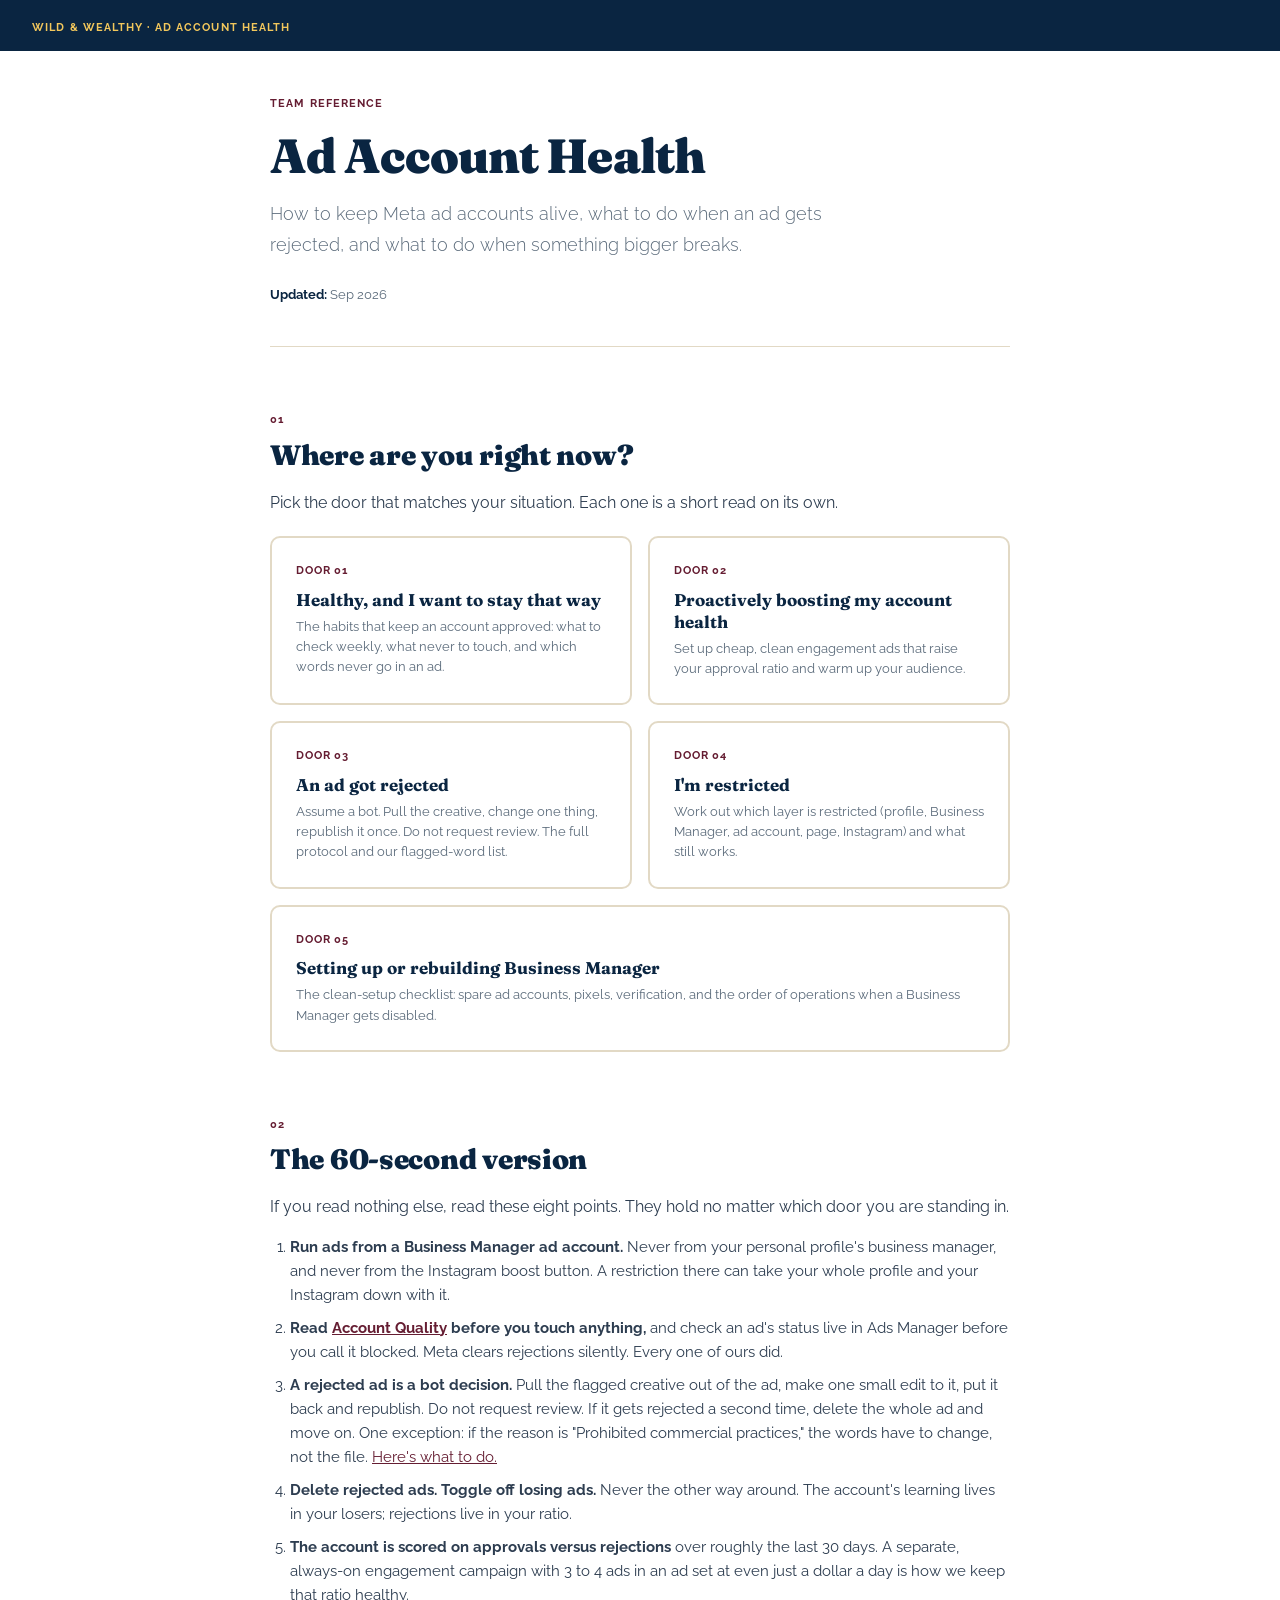
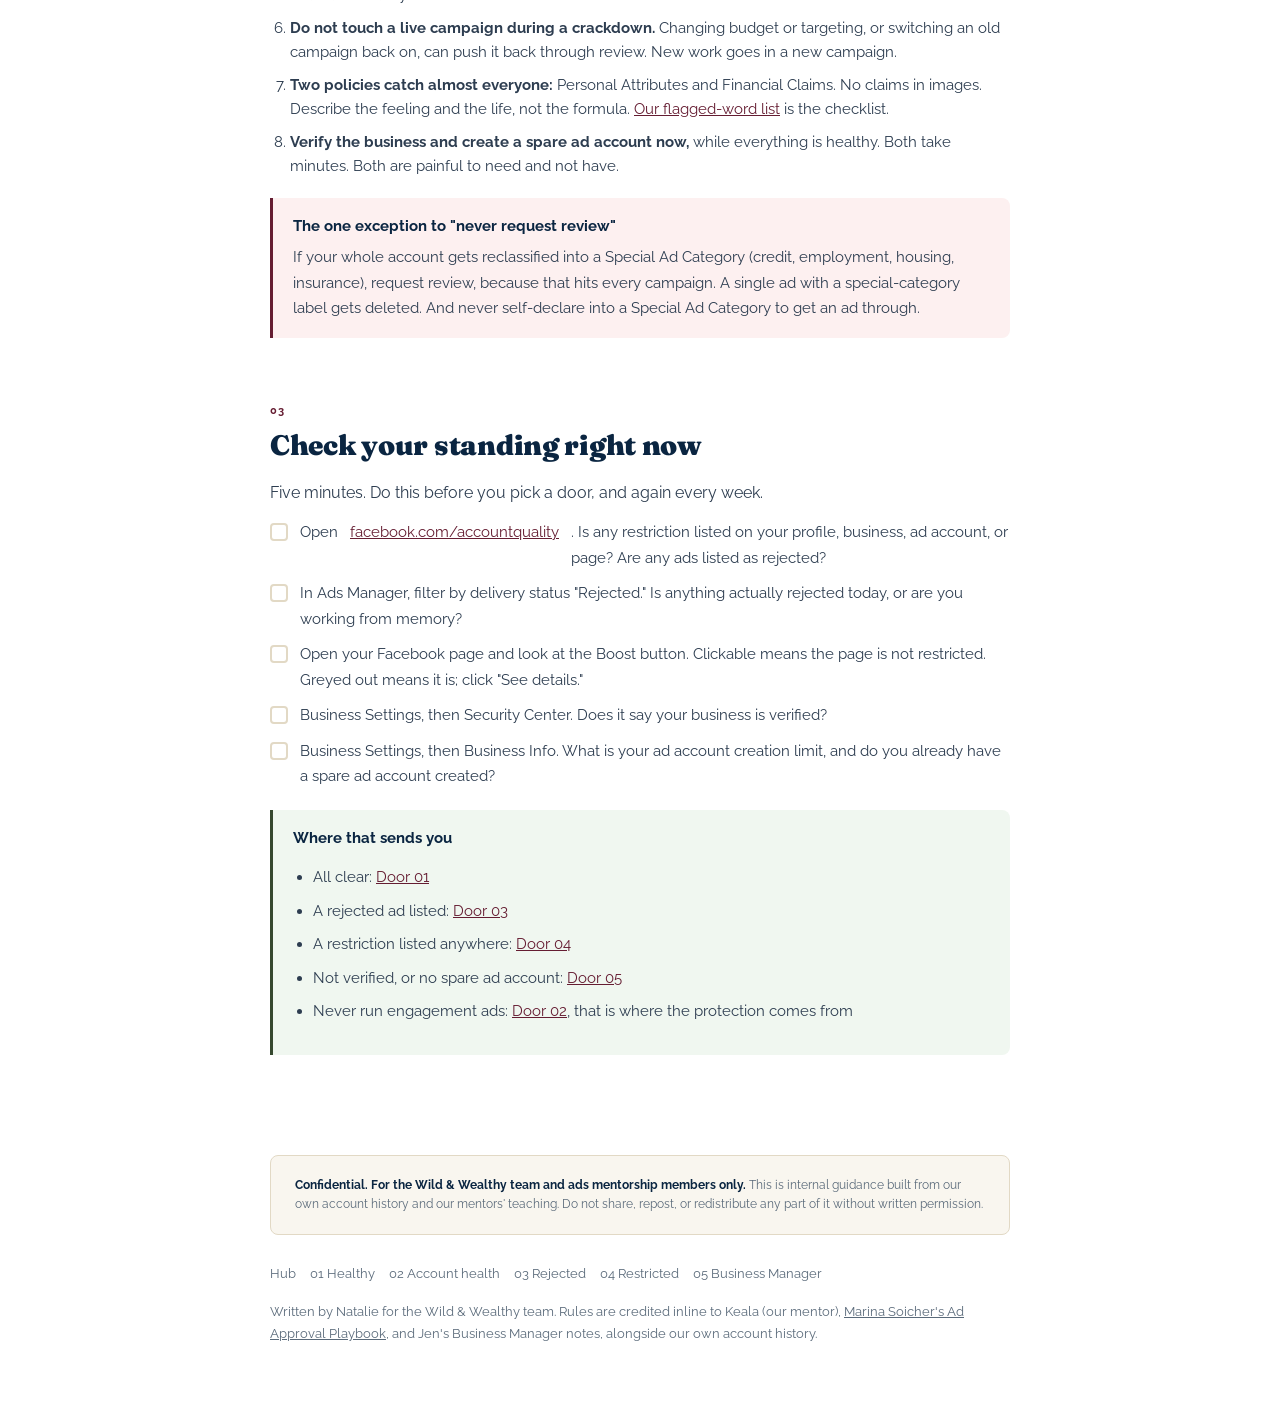
<file: index.html>
<!DOCTYPE html>
<html lang="en">
<head>
  <meta charset="UTF-8" />
  <meta name="viewport" content="width=device-width, initial-scale=1.0" />
  <title>Ad Account Health | Wild &amp; Wealthy</title>
  <link href="https://fonts.googleapis.com/css2?family=Fraunces:wght@700;900&family=Raleway:wght@300;400;600;700&display=swap" rel="stylesheet" />
  <link rel="stylesheet" href="style.css" />
</head>
<body>

<div class="top-bar"><span>Wild &amp; Wealthy &middot; Ad Account Health</span></div>

<header>
  <div class="eyebrow">Team Reference</div>
  <h1>Ad Account Health</h1>
  <p class="subtitle">How to keep Meta ad accounts alive, what to do when an ad gets rejected, and what to do when something bigger breaks.</p>
  <div class="meta-row">
    <div class="meta-item"><strong>Updated:</strong> Sep 2026</div>
  </div>
</header>

<main>

  <section class="section" id="doors">
    <div class="section-label">01</div>
    <h2>Where are you right now?</h2>
    <p>Pick the door that matches your situation. Each one is a short read on its own.</p>

    <div class="template-grid">
      <a class="template-card" href="healthy/">
        <div class="card-label">Door 01</div>
        <div class="card-title">Healthy, and I want to stay that way</div>
        <div class="card-desc">The habits that keep an account approved: what to check weekly, what never to touch, and which words never go in an ad.</div>
      </a>
      <a class="template-card" href="engagement/">
        <div class="card-label">Door 02</div>
        <div class="card-title">Proactively boosting my account health</div>
        <div class="card-desc">Set up cheap, clean engagement ads that raise your approval ratio and warm up your audience.</div>
      </a>
      <a class="template-card" href="rejected/">
        <div class="card-label">Door 03</div>
        <div class="card-title">An ad got rejected</div>
        <div class="card-desc">Assume a bot. Pull the creative, change one thing, republish it once. Do not request review. The full protocol and our flagged-word list.</div>
      </a>
      <a class="template-card" href="restricted/">
        <div class="card-label">Door 04</div>
        <div class="card-title">I'm restricted</div>
        <div class="card-desc">Work out which layer is restricted (profile, Business Manager, ad account, page, Instagram) and what still works.</div>
      </a>
      <a class="template-card wide" href="business-manager/">
        <div class="card-label">Door 05</div>
        <div class="card-title">Setting up or rebuilding Business Manager</div>
        <div class="card-desc">The clean-setup checklist: spare ad accounts, pixels, verification, and the order of operations when a Business Manager gets disabled.</div>
      </a>
    </div>
  </section>

  <section class="section" id="sixty-seconds">
    <div class="section-label">02</div>
    <h2>The 60-second version</h2>
    <p>If you read nothing else, read these eight points. They hold no matter which door you are standing in.</p>
    <ol class="steps">
      <li><strong>Run ads from a Business Manager ad account.</strong> Never from your personal profile's business manager, and never from the Instagram boost button. A restriction there can take your whole profile and your Instagram down with it.</li>
      <li><strong>Read <a href="https://www.facebook.com/accountquality" target="_blank" rel="noopener">Account Quality</a> before you touch anything,</strong> and check an ad's status live in Ads Manager before you call it blocked. Meta clears rejections silently. Every one of ours did.</li>
      <li><strong>A rejected ad is a bot decision.</strong> Pull the flagged creative out of the ad, make one small edit to it, put it back and republish. Do not request review. If it gets rejected a second time, delete the whole ad and move on. One exception: if the reason is "Prohibited commercial practices," the words have to change, not the file. <a href="rejected/#commercial-practices">Here's what to do.</a></li>
      <li><strong>Delete rejected ads. Toggle off losing ads.</strong> Never the other way around. The account's learning lives in your losers; rejections live in your ratio.</li>
      <li><strong>The account is scored on approvals versus rejections</strong> over roughly the last 30 days. A separate, always-on engagement campaign with 3 to 4 ads in an ad set at even just a dollar a day is how we keep that ratio healthy.</li>
      <li><strong>Do not touch a live campaign during a crackdown.</strong> Changing budget or targeting, or switching an old campaign back on, can push it back through review. New work goes in a new campaign.</li>
      <li><strong>Two policies catch almost everyone:</strong> Personal Attributes and Financial Claims. No claims in images. Describe the feeling and the life, not the formula. <a href="rejected/#flagged-words">Our flagged-word list</a> is the checklist.</li>
      <li><strong>Verify the business and create a spare ad account now,</strong> while everything is healthy. Both take minutes. Both are painful to need and not have.</li>
    </ol>

    <div class="callout warning">
      <strong>The one exception to "never request review"</strong>
      <p>If your whole account gets reclassified into a Special Ad Category (credit, employment, housing, insurance), request review, because that hits every campaign. A single ad with a special-category label gets deleted. And never self-declare into a Special Ad Category to get an ad through.</p>
    </div>
  </section>

  <section class="section" id="check-standing">
    <div class="section-label">03</div>
    <h2>Check your standing right now</h2>
    <p>Five minutes. Do this before you pick a door, and again every week.</p>
    <ul class="checklist">
      <li>Open <a href="https://www.facebook.com/accountquality" target="_blank" rel="noopener">facebook.com/accountquality</a>. Is any restriction listed on your profile, business, ad account, or page? Are any ads listed as rejected?</li>
      <li>In Ads Manager, filter by delivery status "Rejected." Is anything actually rejected today, or are you working from memory?</li>
      <li>Open your Facebook page and look at the Boost button. Clickable means the page is not restricted. Greyed out means it is; click "See details."</li>
      <li>Business Settings, then Security Center. Does it say your business is verified?</li>
      <li>Business Settings, then Business Info. What is your ad account creation limit, and do you already have a spare ad account created?</li>
    </ul>

    <div class="callout tip">
      <strong>Where that sends you</strong>
      <ul class="bullets">
        <li>All clear: <a href="healthy/">Door 01</a></li>
        <li>A rejected ad listed: <a href="rejected/">Door 03</a></li>
        <li>A restriction listed anywhere: <a href="restricted/">Door 04</a></li>
        <li>Not verified, or no spare ad account: <a href="business-manager/">Door 05</a></li>
        <li>Never run engagement ads: <a href="engagement/">Door 02</a>, that is where the protection comes from</li>
      </ul>
    </div>
  </section>

</main>

<div class="disclaimer">
  <strong>Confidential. For the Wild &amp; Wealthy team and ads mentorship members only.</strong> This is internal guidance built from our own account history and our mentors' teaching. Do not share, repost, or redistribute any part of it without written permission.
</div>
<footer>
  <ul class="footer-nav">
    <li><a href="./">Hub</a></li>
    <li><a href="healthy/">01 Healthy</a></li>
    <li><a href="engagement/">02 Account health</a></li>
    <li><a href="rejected/">03 Rejected</a></li>
    <li><a href="restricted/">04 Restricted</a></li>
    <li><a href="business-manager/">05 Business Manager</a></li>
  </ul>
  <p>Written by Natalie for the Wild &amp; Wealthy team. Rules are credited inline to Keala (our mentor), <a href="https://marinasoicher.github.io/ad-approval-playbook/" target="_blank" rel="noopener">Marina Soicher's Ad Approval Playbook</a>, and Jen's Business Manager notes, alongside our own account history.</p>
</footer>

</body>
</html>
</file>
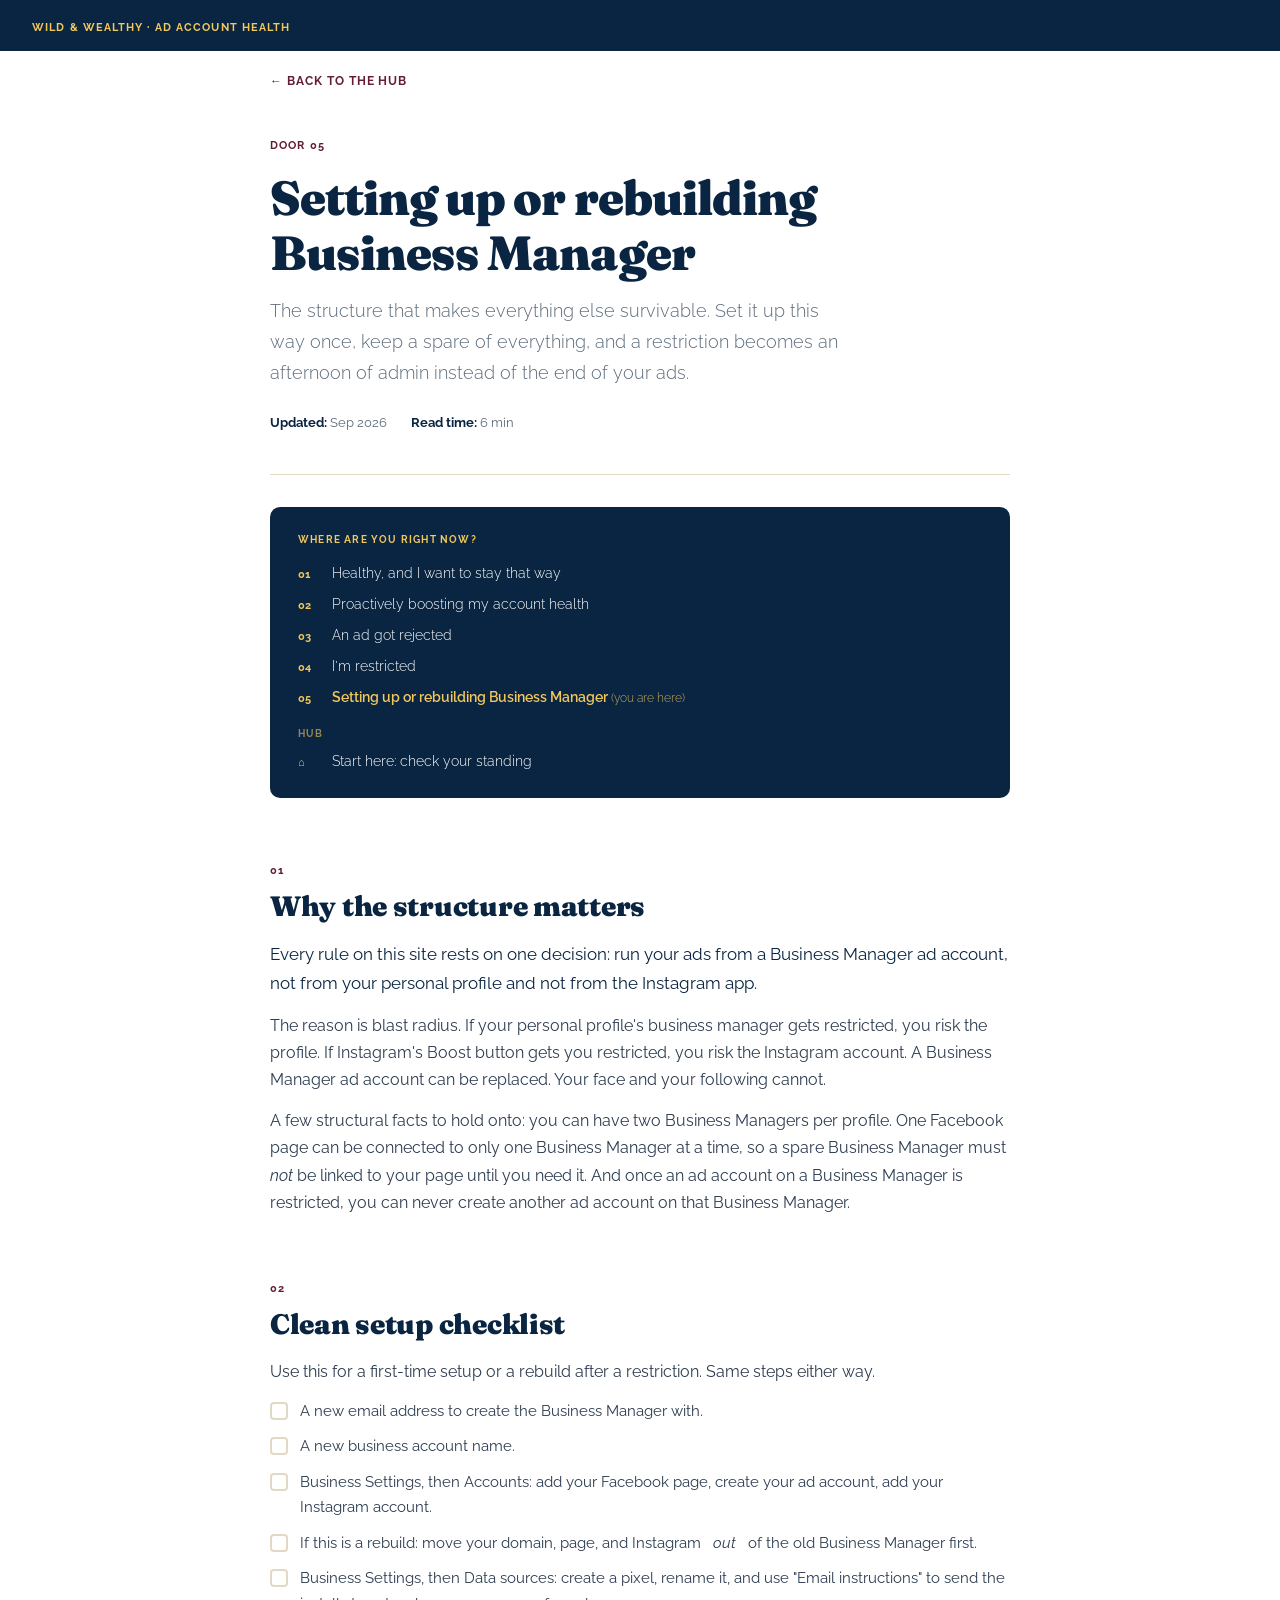
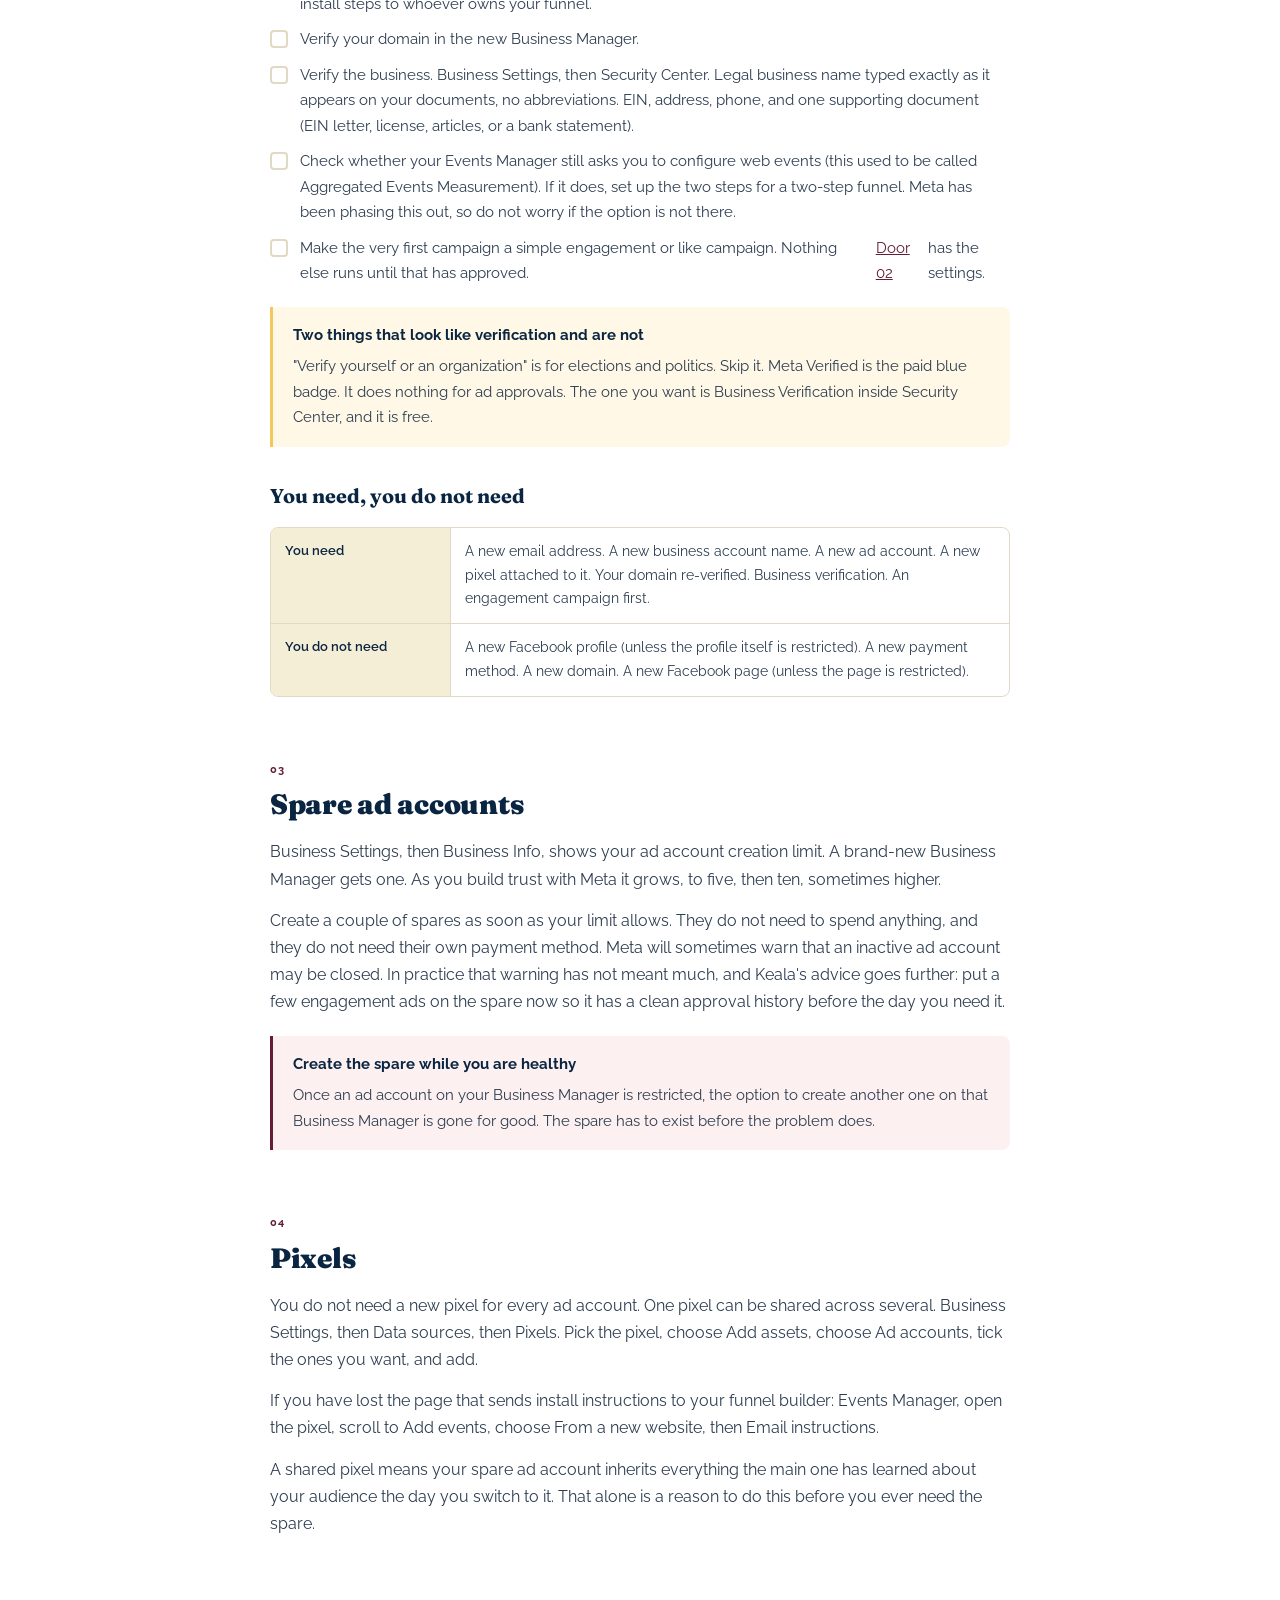
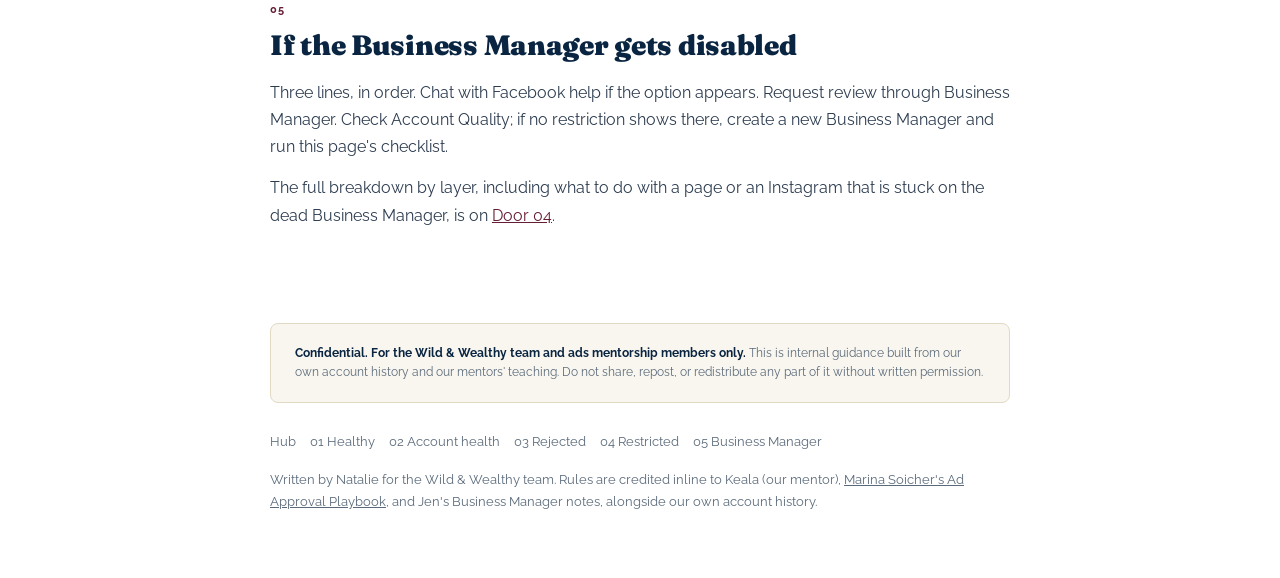
<file: business-manager/index.html>
<!DOCTYPE html>
<html lang="en">
<head>
  <meta charset="UTF-8" />
  <meta name="viewport" content="width=device-width, initial-scale=1.0" />
  <title>Door 05: Setting up or rebuilding Business Manager | Ad Account Health</title>
  <link href="https://fonts.googleapis.com/css2?family=Fraunces:wght@700;900&family=Raleway:wght@300;400;600;700&display=swap" rel="stylesheet" />
  <link rel="stylesheet" href="../style.css" />
</head>
<body>

<div class="top-bar"><span>Wild &amp; Wealthy &middot; Ad Account Health</span></div>
<div class="back-wrap"><a class="back-link" href="../">&larr; Back to the hub</a></div>

<header>
  <div class="eyebrow">Door 05</div>
  <h1>Setting up or rebuilding Business Manager</h1>
  <p class="subtitle">The structure that makes everything else survivable. Set it up this way once, keep a spare of everything, and a restriction becomes an afternoon of admin instead of the end of your ads.</p>
  <div class="meta-row">
    <div class="meta-item"><strong>Updated:</strong> Sep 2026</div>
    <div class="meta-item"><strong>Read time:</strong> 6 min</div>
  </div>
</header>

<nav class="site-nav" aria-label="Site sections">
  <h2>Where are you right now?</h2>
  <ol>
    <li><span class="num">01</span><a href="../healthy/">Healthy, and I want to stay that way</a></li>
    <li><span class="num">02</span><a href="../engagement/">Proactively boosting my account health</a></li>
    <li><span class="num">03</span><a href="../rejected/">An ad got rejected</a></li>
    <li><span class="num">04</span><a href="../restricted/">I'm restricted</a></li>
    <li class="current"><span class="num">05</span><a href="./" aria-current="page">Setting up or rebuilding Business Manager</a></li>
  </ol>
  <div class="bonus-label">Hub</div>
  <ol><li><span class="num">&#8962;</span><a href="../">Start here: check your standing</a></li></ol>
</nav>

<main>

  <section class="section" id="why-structure">
    <div class="section-label">01</div>
    <h2>Why the structure matters</h2>
    <p class="lead">Every rule on this site rests on one decision: run your ads from a Business Manager ad account, not from your personal profile and not from the Instagram app.</p>
    <p>The reason is blast radius. If your personal profile's business manager gets restricted, you risk the profile. If Instagram's Boost button gets you restricted, you risk the Instagram account. A Business Manager ad account can be replaced. Your face and your following cannot.</p>
    <p>A few structural facts to hold onto: you can have two Business Managers per profile. One Facebook page can be connected to only one Business Manager at a time, so a spare Business Manager must <em>not</em> be linked to your page until you need it. And once an ad account on a Business Manager is restricted, you can never create another ad account on that Business Manager.</p>
  </section>

  <section class="section" id="setup-checklist">
    <div class="section-label">02</div>
    <h2>Clean setup checklist</h2>
    <p>Use this for a first-time setup or a rebuild after a restriction. Same steps either way.</p>
    <ul class="checklist">
      <li>A new email address to create the Business Manager with.</li>
      <li>A new business account name.</li>
      <li>Business Settings, then Accounts: add your Facebook page, create your ad account, add your Instagram account.</li>
      <li>If this is a rebuild: move your domain, page, and Instagram <em>out</em> of the old Business Manager first.</li>
      <li>Business Settings, then Data sources: create a pixel, rename it, and use "Email instructions" to send the install steps to whoever owns your funnel.</li>
      <li>Verify your domain in the new Business Manager.</li>
      <li>Verify the business. Business Settings, then Security Center. Legal business name typed exactly as it appears on your documents, no abbreviations. EIN, address, phone, and one supporting document (EIN letter, license, articles, or a bank statement).</li>
      <li>Check whether your Events Manager still asks you to configure web events (this used to be called Aggregated Events Measurement). If it does, set up the two steps for a two-step funnel. Meta has been phasing this out, so do not worry if the option is not there.</li>
      <li>Make the very first campaign a simple engagement or like campaign. Nothing else runs until that has approved. <a href="../engagement/">Door 02</a> has the settings.</li>
    </ul>

    <div class="callout">
      <strong>Two things that look like verification and are not</strong>
      <p>"Verify yourself or an organization" is for elections and politics. Skip it. Meta Verified is the paid blue badge. It does nothing for ad approvals. The one you want is Business Verification inside Security Center, and it is free.</p>
    </div>

    <h3>You need, you do not need</h3>
    <div class="prop-table">
      <div class="row"><div class="key">You need</div><div class="val">A new email address. A new business account name. A new ad account. A new pixel attached to it. Your domain re-verified. Business verification. An engagement campaign first.</div></div>
      <div class="row"><div class="key">You do not need</div><div class="val">A new Facebook profile (unless the profile itself is restricted). A new payment method. A new domain. A new Facebook page (unless the page is restricted).</div></div>
    </div>
  </section>

  <section class="section" id="spare-accounts">
    <div class="section-label">03</div>
    <h2>Spare ad accounts</h2>
    <p>Business Settings, then Business Info, shows your ad account creation limit. A brand-new Business Manager gets one. As you build trust with Meta it grows, to five, then ten, sometimes higher.</p>
    <p>Create a couple of spares as soon as your limit allows. They do not need to spend anything, and they do not need their own payment method. Meta will sometimes warn that an inactive ad account may be closed. In practice that warning has not meant much, and Keala's advice goes further: put a few engagement ads on the spare now so it has a clean approval history before the day you need it.</p>
    <div class="callout warning">
      <strong>Create the spare while you are healthy</strong>
      <p>Once an ad account on your Business Manager is restricted, the option to create another one on that Business Manager is gone for good. The spare has to exist before the problem does.</p>
    </div>
  </section>

  <section class="section" id="pixels">
    <div class="section-label">04</div>
    <h2>Pixels</h2>
    <p>You do not need a new pixel for every ad account. One pixel can be shared across several. Business Settings, then Data sources, then Pixels. Pick the pixel, choose Add assets, choose Ad accounts, tick the ones you want, and add.</p>
    <p>If you have lost the page that sends install instructions to your funnel builder: Events Manager, open the pixel, scroll to Add events, choose From a new website, then Email instructions.</p>
    <p>A shared pixel means your spare ad account inherits everything the main one has learned about your audience the day you switch to it. That alone is a reason to do this before you ever need the spare.</p>
  </section>

  <section class="section" id="if-disabled">
    <div class="section-label">05</div>
    <h2>If the Business Manager gets disabled</h2>
    <p>Three lines, in order. Chat with Facebook help if the option appears. Request review through Business Manager. Check Account Quality; if no restriction shows there, create a new Business Manager and run this page's checklist.</p>
    <p>The full breakdown by layer, including what to do with a page or an Instagram that is stuck on the dead Business Manager, is on <a href="../restricted/">Door 04</a>.</p>
  </section>


</main>

<div class="disclaimer">
  <strong>Confidential. For the Wild &amp; Wealthy team and ads mentorship members only.</strong> This is internal guidance built from our own account history and our mentors' teaching. Do not share, repost, or redistribute any part of it without written permission.
</div>
<footer>
  <ul class="footer-nav">
    <li><a href="../">Hub</a></li>
    <li><a href="../healthy/">01 Healthy</a></li>
    <li><a href="../engagement/">02 Account health</a></li>
    <li><a href="../rejected/">03 Rejected</a></li>
    <li><a href="../restricted/">04 Restricted</a></li>
    <li><a href="./">05 Business Manager</a></li>
  </ul>
  <p>Written by Natalie for the Wild &amp; Wealthy team. Rules are credited inline to Keala (our mentor), <a href="https://marinasoicher.github.io/ad-approval-playbook/" target="_blank" rel="noopener">Marina Soicher's Ad Approval Playbook</a>, and Jen's Business Manager notes, alongside our own account history.</p>
</footer>

</body>
</html>
</file>
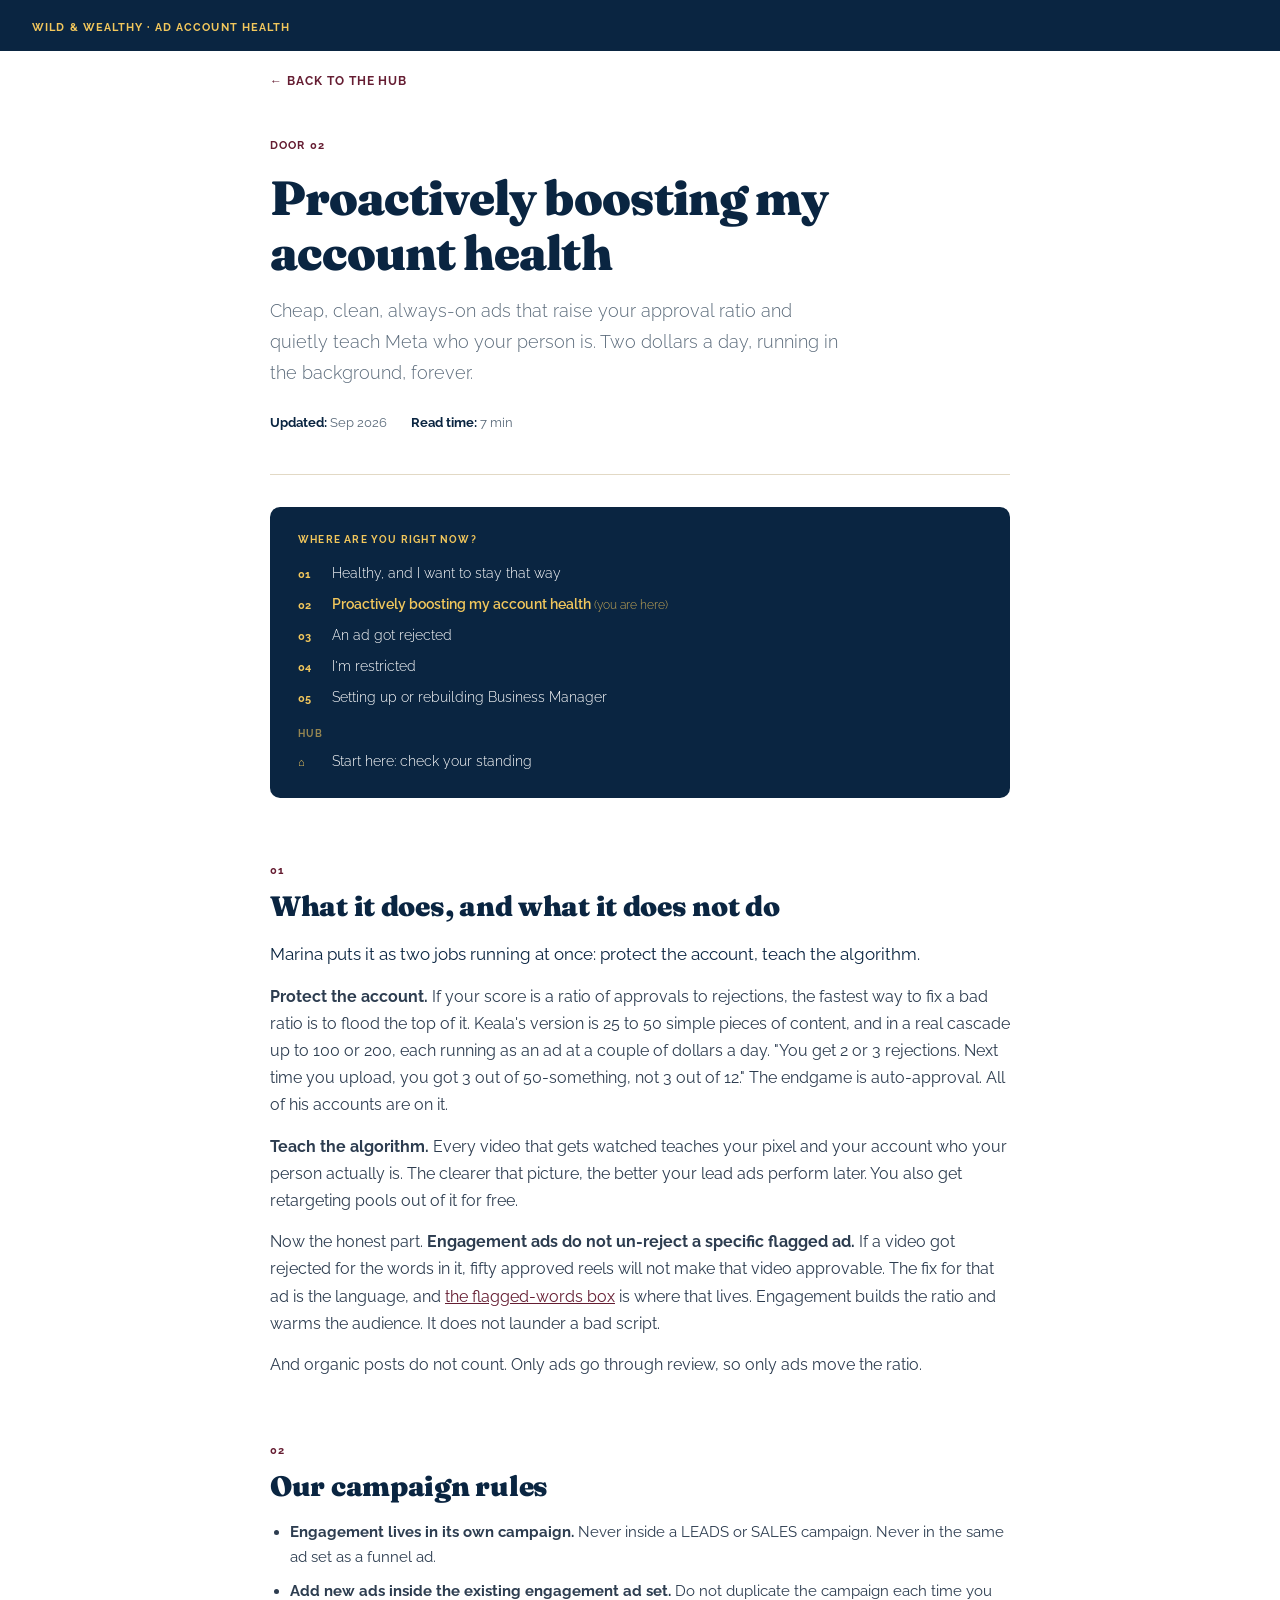
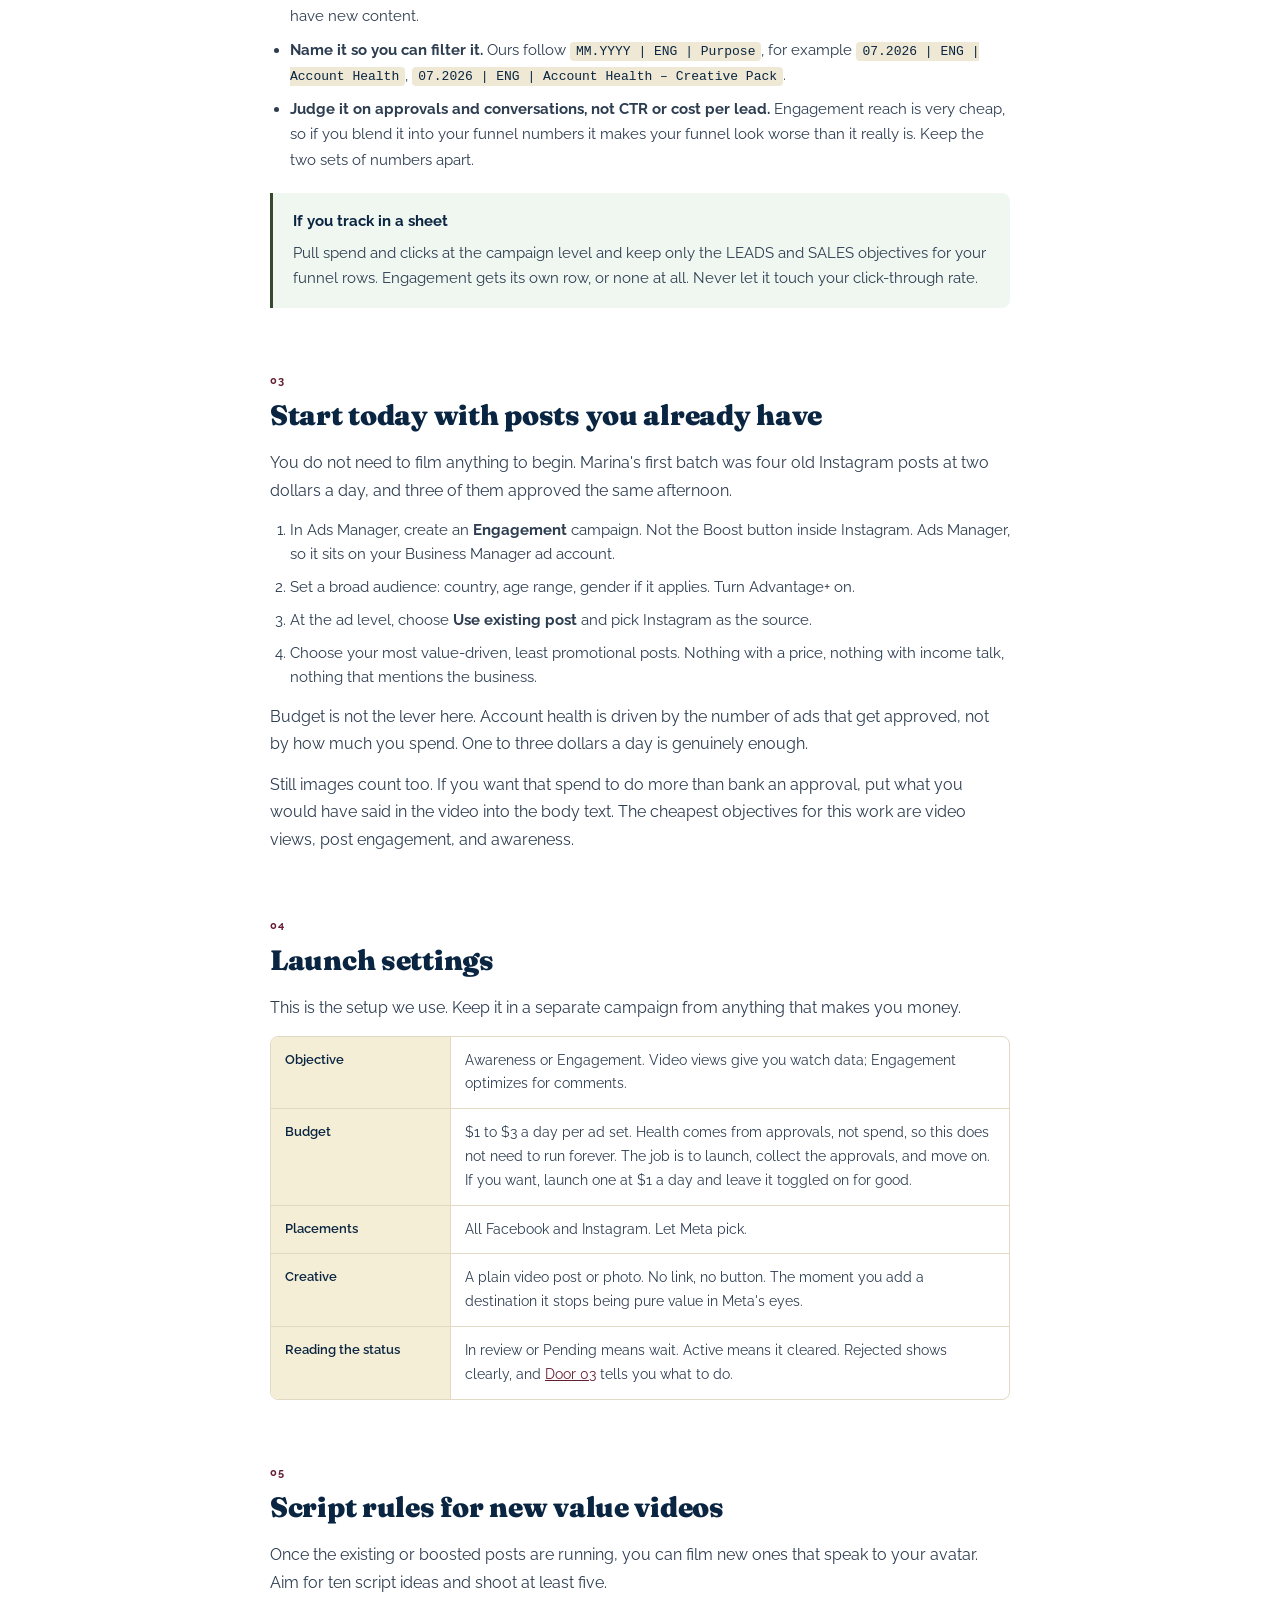
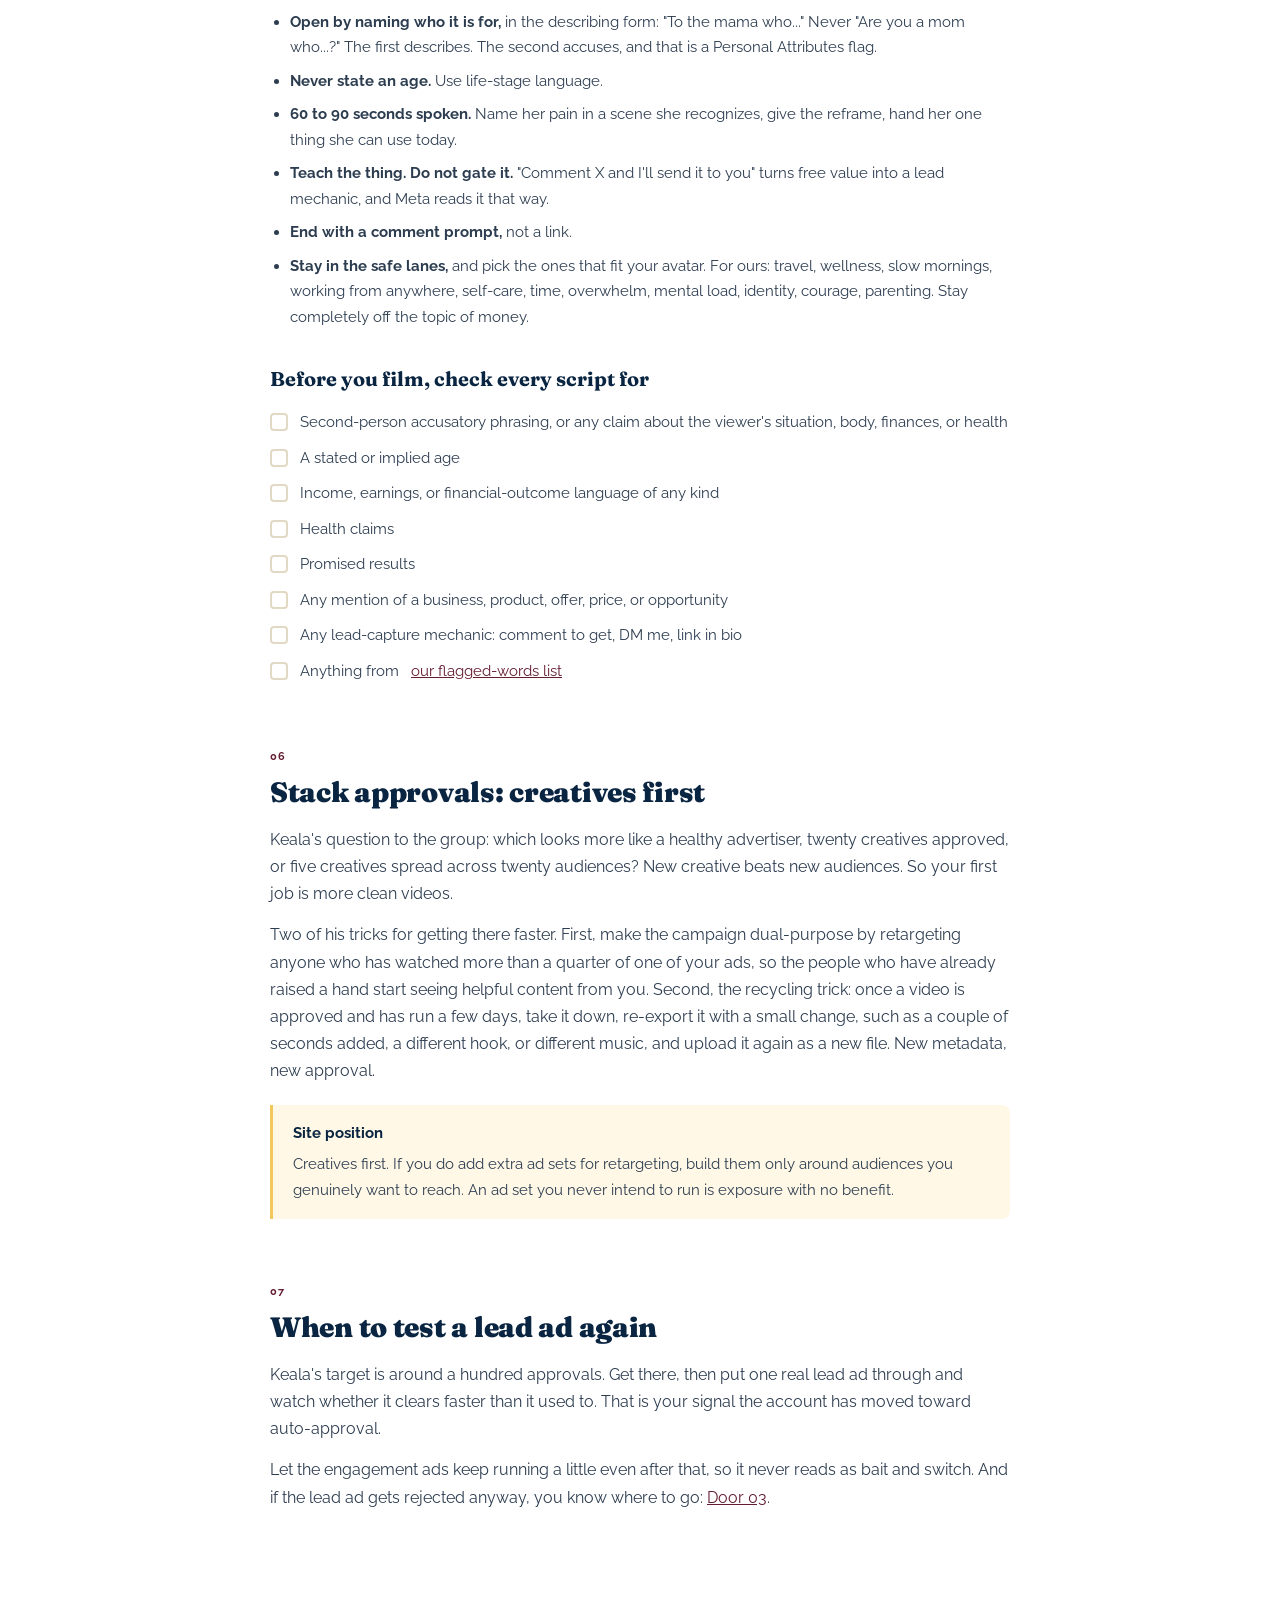
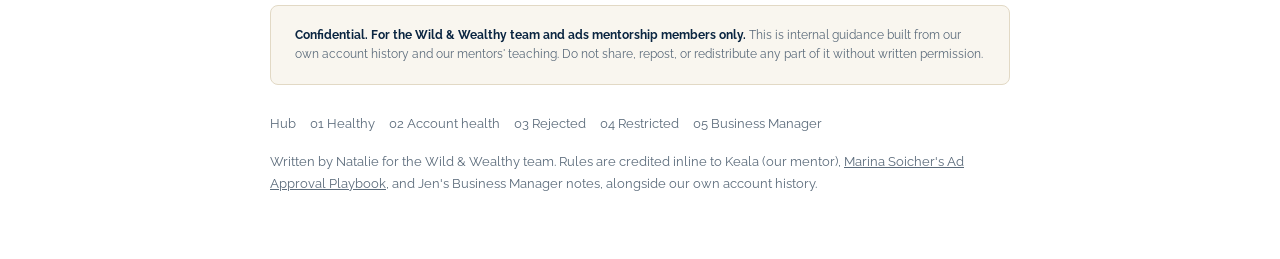
<file: engagement/index.html>
<!DOCTYPE html>
<html lang="en">
<head>
  <meta charset="UTF-8" />
  <meta name="viewport" content="width=device-width, initial-scale=1.0" />
  <title>Door 02: Proactively boosting my account health | Ad Account Health</title>
  <link href="https://fonts.googleapis.com/css2?family=Fraunces:wght@700;900&family=Raleway:wght@300;400;600;700&display=swap" rel="stylesheet" />
  <link rel="stylesheet" href="../style.css" />
</head>
<body>

<div class="top-bar"><span>Wild &amp; Wealthy &middot; Ad Account Health</span></div>
<div class="back-wrap"><a class="back-link" href="../">&larr; Back to the hub</a></div>

<header>
  <div class="eyebrow">Door 02</div>
  <h1>Proactively boosting my account health</h1>
  <p class="subtitle">Cheap, clean, always-on ads that raise your approval ratio and quietly teach Meta who your person is. Two dollars a day, running in the background, forever.</p>
  <div class="meta-row">
    <div class="meta-item"><strong>Updated:</strong> Sep 2026</div>
    <div class="meta-item"><strong>Read time:</strong> 7 min</div>
  </div>
</header>

<nav class="site-nav" aria-label="Site sections">
  <h2>Where are you right now?</h2>
  <ol>
    <li><span class="num">01</span><a href="../healthy/">Healthy, and I want to stay that way</a></li>
    <li class="current"><span class="num">02</span><a href="./" aria-current="page">Proactively boosting my account health</a></li>
    <li><span class="num">03</span><a href="../rejected/">An ad got rejected</a></li>
    <li><span class="num">04</span><a href="../restricted/">I'm restricted</a></li>
    <li><span class="num">05</span><a href="../business-manager/">Setting up or rebuilding Business Manager</a></li>
  </ol>
  <div class="bonus-label">Hub</div>
  <ol><li><span class="num">&#8962;</span><a href="../">Start here: check your standing</a></li></ol>
</nav>

<main>

  <section class="section" id="what-it-does">
    <div class="section-label">01</div>
    <h2>What it does, and what it does not do</h2>
    <p class="lead">Marina puts it as two jobs running at once: protect the account, teach the algorithm.</p>
    <p><strong>Protect the account.</strong> If your score is a ratio of approvals to rejections, the fastest way to fix a bad ratio is to flood the top of it. Keala's version is 25 to 50 simple pieces of content, and in a real cascade up to 100 or 200, each running as an ad at a couple of dollars a day. "You get 2 or 3 rejections. Next time you upload, you got 3 out of 50-something, not 3 out of 12." The endgame is auto-approval. All of his accounts are on it.</p>
    <p><strong>Teach the algorithm.</strong> Every video that gets watched teaches your pixel and your account who your person actually is. The clearer that picture, the better your lead ads perform later. You also get retargeting pools out of it for free.</p>
    <p>Now the honest part. <strong>Engagement ads do not un-reject a specific flagged ad.</strong> If a video got rejected for the words in it, fifty approved reels will not make that video approvable. The fix for that ad is the language, and <a href="../rejected/#flagged-words">the flagged-words box</a> is where that lives. Engagement builds the ratio and warms the audience. It does not launder a bad script.</p>
    <p>And organic posts do not count. Only ads go through review, so only ads move the ratio.</p>
  </section>

  <section class="section" id="our-rules">
    <div class="section-label">02</div>
    <h2>Our campaign rules</h2>
    <ul class="bullets">
      <li><strong>Engagement lives in its own campaign.</strong> Never inside a LEADS or SALES campaign. Never in the same ad set as a funnel ad.</li>
      <li><strong>Add new ads inside the existing engagement ad set.</strong> Do not duplicate the campaign each time you have new content.</li>
      <li><strong>Name it so you can filter it.</strong> Ours follow <code>MM.YYYY | ENG | Purpose</code>, for example <code>07.2026 | ENG | Account Health</code>, <code>07.2026 | ENG | Account Health &ndash; Creative Pack</code>.</li>
      <li><strong>Judge it on approvals and conversations, not CTR or cost per lead.</strong> Engagement reach is very cheap, so if you blend it into your funnel numbers it makes your funnel look worse than it really is. Keep the two sets of numbers apart.</li>
    </ul>
    <div class="callout tip">
      <strong>If you track in a sheet</strong>
      <p>Pull spend and clicks at the campaign level and keep only the LEADS and SALES objectives for your funnel rows. Engagement gets its own row, or none at all. Never let it touch your click-through rate.</p>
    </div>
  </section>

  <section class="section" id="start-today">
    <div class="section-label">03</div>
    <h2>Start today with posts you already have</h2>
    <p>You do not need to film anything to begin. Marina's first batch was four old Instagram posts at two dollars a day, and three of them approved the same afternoon.</p>
    <ol class="steps">
      <li>In Ads Manager, create an <strong>Engagement</strong> campaign. Not the Boost button inside Instagram. Ads Manager, so it sits on your Business Manager ad account.</li>
      <li>Set a broad audience: country, age range, gender if it applies. Turn Advantage+ on.</li>
      <li>At the ad level, choose <strong>Use existing post</strong> and pick Instagram as the source.</li>
      <li>Choose your most value-driven, least promotional posts. Nothing with a price, nothing with income talk, nothing that mentions the business.</li>
    </ol>
    <p>Budget is not the lever here. Account health is driven by the number of ads that get approved, not by how much you spend. One to three dollars a day is genuinely enough.</p>
    <p>Still images count too. If you want that spend to do more than bank an approval, put what you would have said in the video into the body text. The cheapest objectives for this work are video views, post engagement, and awareness.</p>
  </section>

  <section class="section" id="launch-settings">
    <div class="section-label">04</div>
    <h2>Launch settings</h2>
    <p>This is the setup we use. Keep it in a separate campaign from anything that makes you money.</p>
    <div class="prop-table">
      <div class="row"><div class="key">Objective</div><div class="val">Awareness or Engagement. Video views give you watch data; Engagement optimizes for comments.</div></div>
      <div class="row"><div class="key">Budget</div><div class="val">$1 to $3 a day per ad set. Health comes from approvals, not spend, so this does not need to run forever. The job is to launch, collect the approvals, and move on. If you want, launch one at $1 a day and leave it toggled on for good.</div></div>
      <div class="row"><div class="key">Placements</div><div class="val">All Facebook and Instagram. Let Meta pick.</div></div>
      <div class="row"><div class="key">Creative</div><div class="val">A plain video post or photo. No link, no button. The moment you add a destination it stops being pure value in Meta's eyes.</div></div>
      <div class="row"><div class="key">Reading the status</div><div class="val">In review or Pending means wait. Active means it cleared. Rejected shows clearly, and <a href="../rejected/">Door 03</a> tells you what to do.</div></div>
    </div>
  </section>

  <section class="section" id="scripts">
    <div class="section-label">05</div>
    <h2>Script rules for new value videos</h2>
    <p>Once the existing or boosted posts are running, you can film new ones that speak to your avatar. Aim for ten script ideas and shoot at least five.</p>
    <ul class="bullets">
      <li><strong>Open by naming who it is for,</strong> in the describing form: "To the mama who..." Never "Are you a mom who...?" The first describes. The second accuses, and that is a Personal Attributes flag.</li>
      <li><strong>Never state an age.</strong> Use life-stage language.</li>
      <li><strong>60 to 90 seconds spoken.</strong> Name her pain in a scene she recognizes, give the reframe, hand her one thing she can use today.</li>
      <li><strong>Teach the thing. Do not gate it.</strong> "Comment X and I'll send it to you" turns free value into a lead mechanic, and Meta reads it that way.</li>
      <li><strong>End with a comment prompt,</strong> not a link.</li>
      <li><strong>Stay in the safe lanes,</strong> and pick the ones that fit your avatar. For ours: travel, wellness, slow mornings, working from anywhere, self-care, time, overwhelm, mental load, identity, courage, parenting. Stay completely off the topic of money.</li>
    </ul>
    <h3>Before you film, check every script for</h3>
    <ul class="checklist">
      <li>Second-person accusatory phrasing, or any claim about the viewer's situation, body, finances, or health</li>
      <li>A stated or implied age</li>
      <li>Income, earnings, or financial-outcome language of any kind</li>
      <li>Health claims</li>
      <li>Promised results</li>
      <li>Any mention of a business, product, offer, price, or opportunity</li>
      <li>Any lead-capture mechanic: comment to get, DM me, link in bio</li>
      <li>Anything from <a href="../rejected/#flagged-words">our flagged-words list</a></li>
    </ul>
  </section>

  <section class="section" id="stack">
    <div class="section-label">06</div>
    <h2>Stack approvals: creatives first</h2>
    <p>Keala's question to the group: which looks more like a healthy advertiser, twenty creatives approved, or five creatives spread across twenty audiences? New creative beats new audiences. So your first job is more clean videos.</p>
    <p>Two of his tricks for getting there faster. First, make the campaign dual-purpose by retargeting anyone who has watched more than a quarter of one of your ads, so the people who have already raised a hand start seeing helpful content from you. Second, the recycling trick: once a video is approved and has run a few days, take it down, re-export it with a small change, such as a couple of seconds added, a different hook, or different music, and upload it again as a new file. New metadata, new approval.</p>
    <div class="callout">
      <strong>Site position</strong>
      <p>Creatives first. If you do add extra ad sets for retargeting, build them only around audiences you genuinely want to reach. An ad set you never intend to run is exposure with no benefit.</p>
    </div>
  </section>

  <section class="section" id="test-conversion">
    <div class="section-label">07</div>
    <h2>When to test a lead ad again</h2>
    <p>Keala's target is around a hundred approvals. Get there, then put one real lead ad through and watch whether it clears faster than it used to. That is your signal the account has moved toward auto-approval.</p>
    <p>Let the engagement ads keep running a little even after that, so it never reads as bait and switch. And if the lead ad gets rejected anyway, you know where to go: <a href="../rejected/">Door 03</a>.</p>
  </section>

</main>

<div class="disclaimer">
  <strong>Confidential. For the Wild &amp; Wealthy team and ads mentorship members only.</strong> This is internal guidance built from our own account history and our mentors' teaching. Do not share, repost, or redistribute any part of it without written permission.
</div>
<footer>
  <ul class="footer-nav">
    <li><a href="../">Hub</a></li>
    <li><a href="../healthy/">01 Healthy</a></li>
    <li><a href="./">02 Account health</a></li>
    <li><a href="../rejected/">03 Rejected</a></li>
    <li><a href="../restricted/">04 Restricted</a></li>
    <li><a href="../business-manager/">05 Business Manager</a></li>
  </ul>
  <p>Written by Natalie for the Wild &amp; Wealthy team. Rules are credited inline to Keala (our mentor), <a href="https://marinasoicher.github.io/ad-approval-playbook/" target="_blank" rel="noopener">Marina Soicher's Ad Approval Playbook</a>, and Jen's Business Manager notes, alongside our own account history.</p>
</footer>

</body>
</html>
</file>
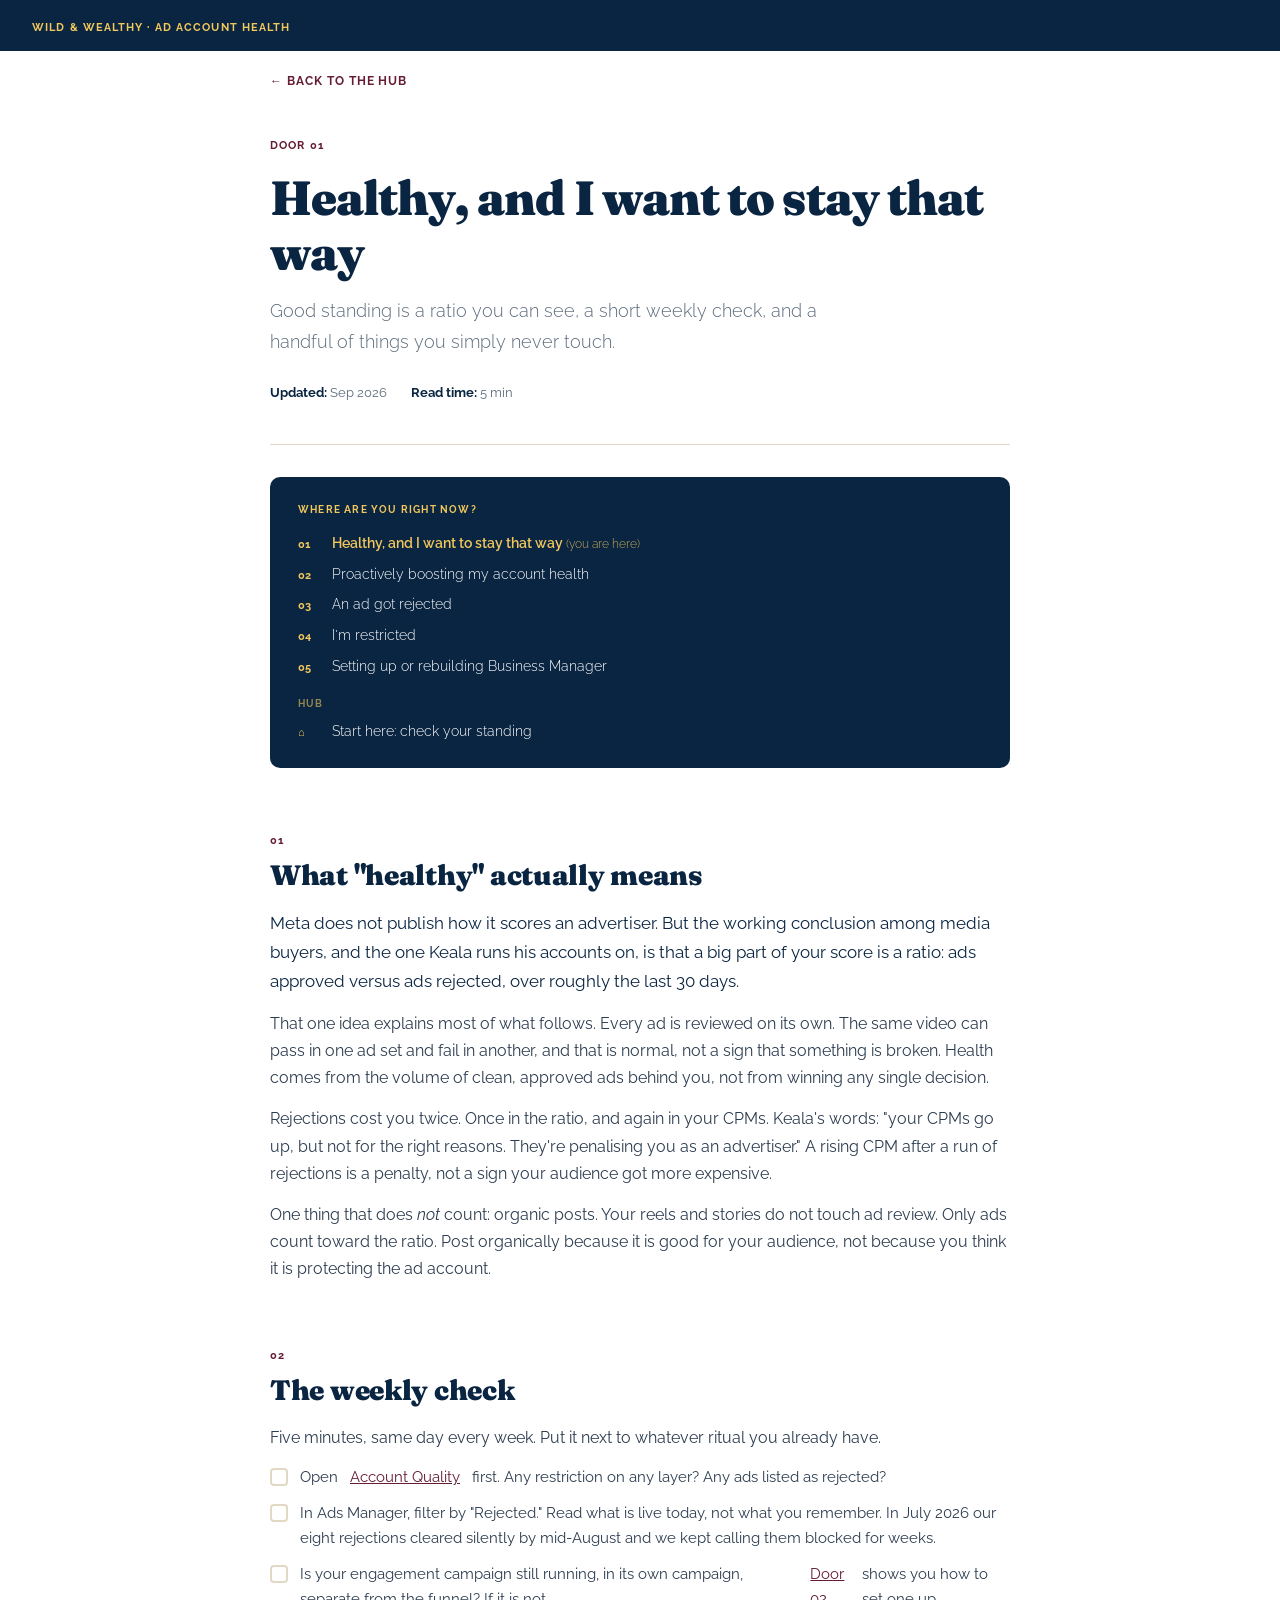
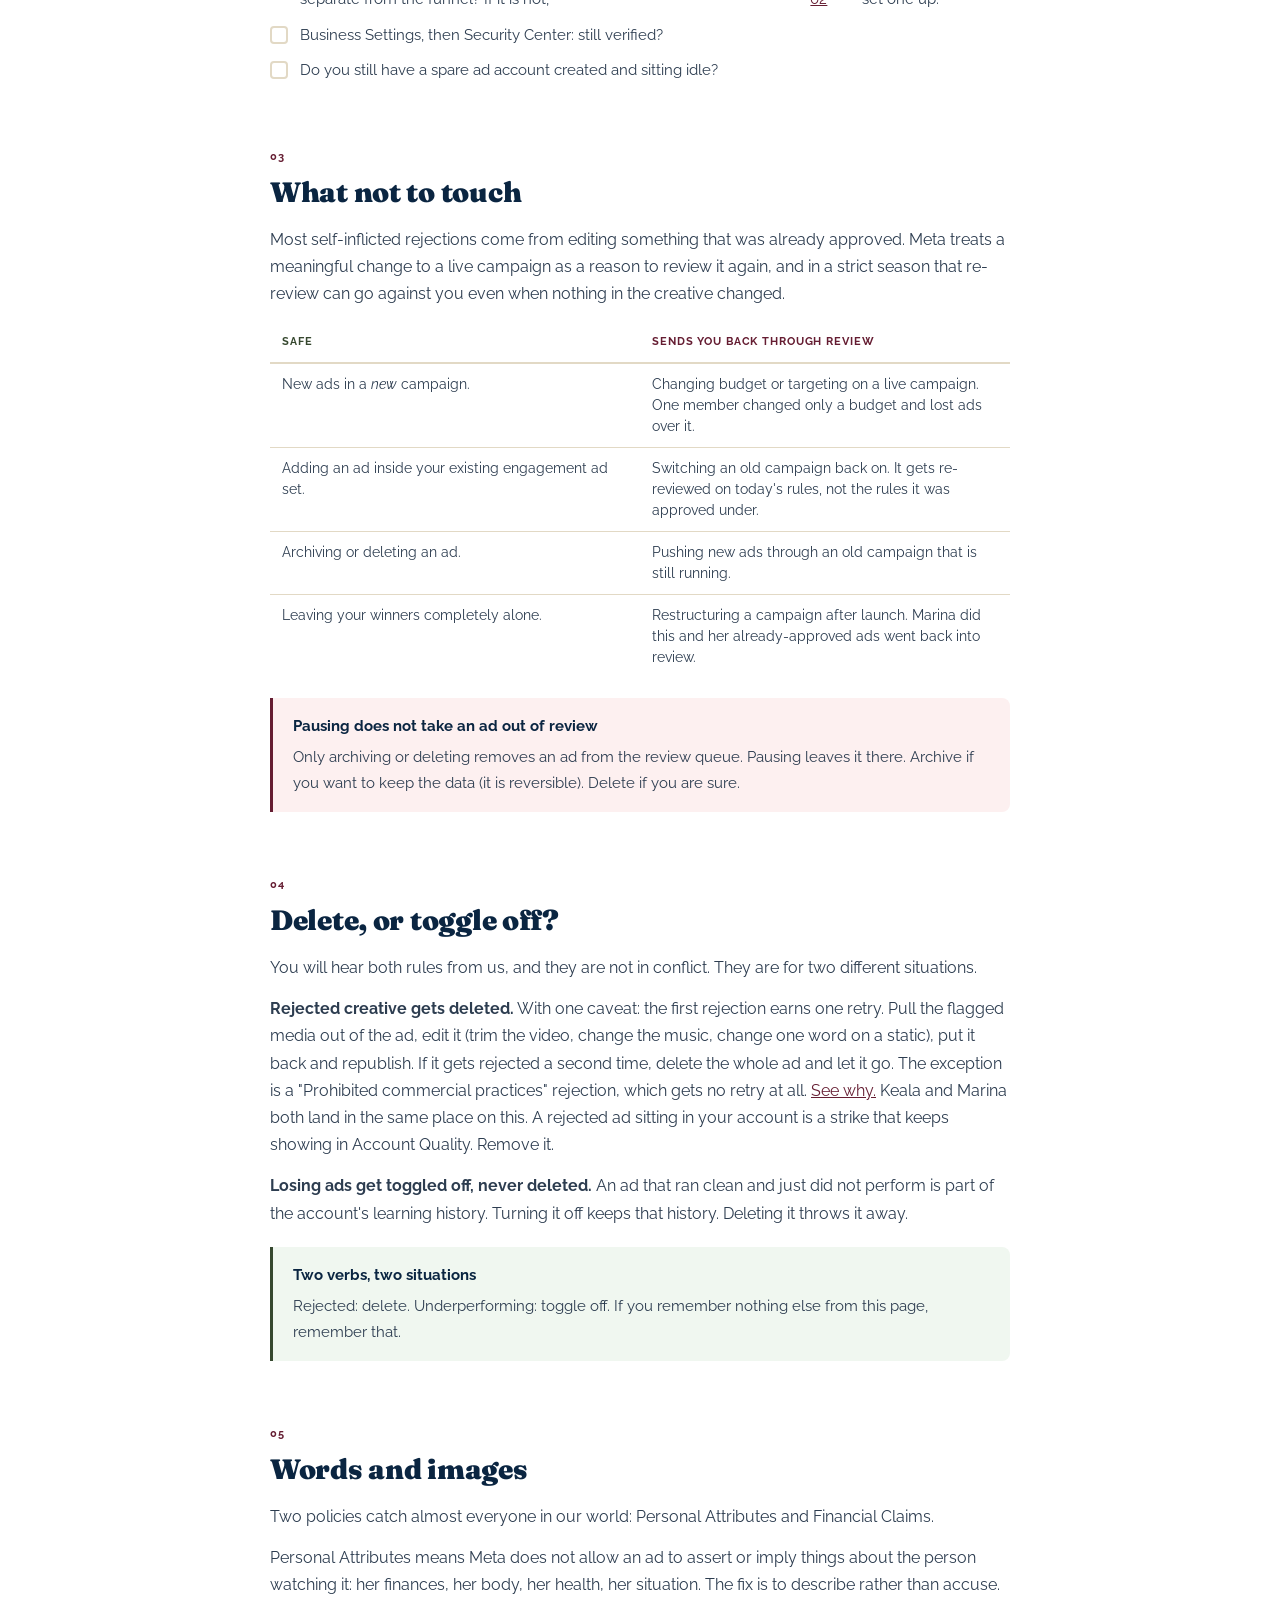
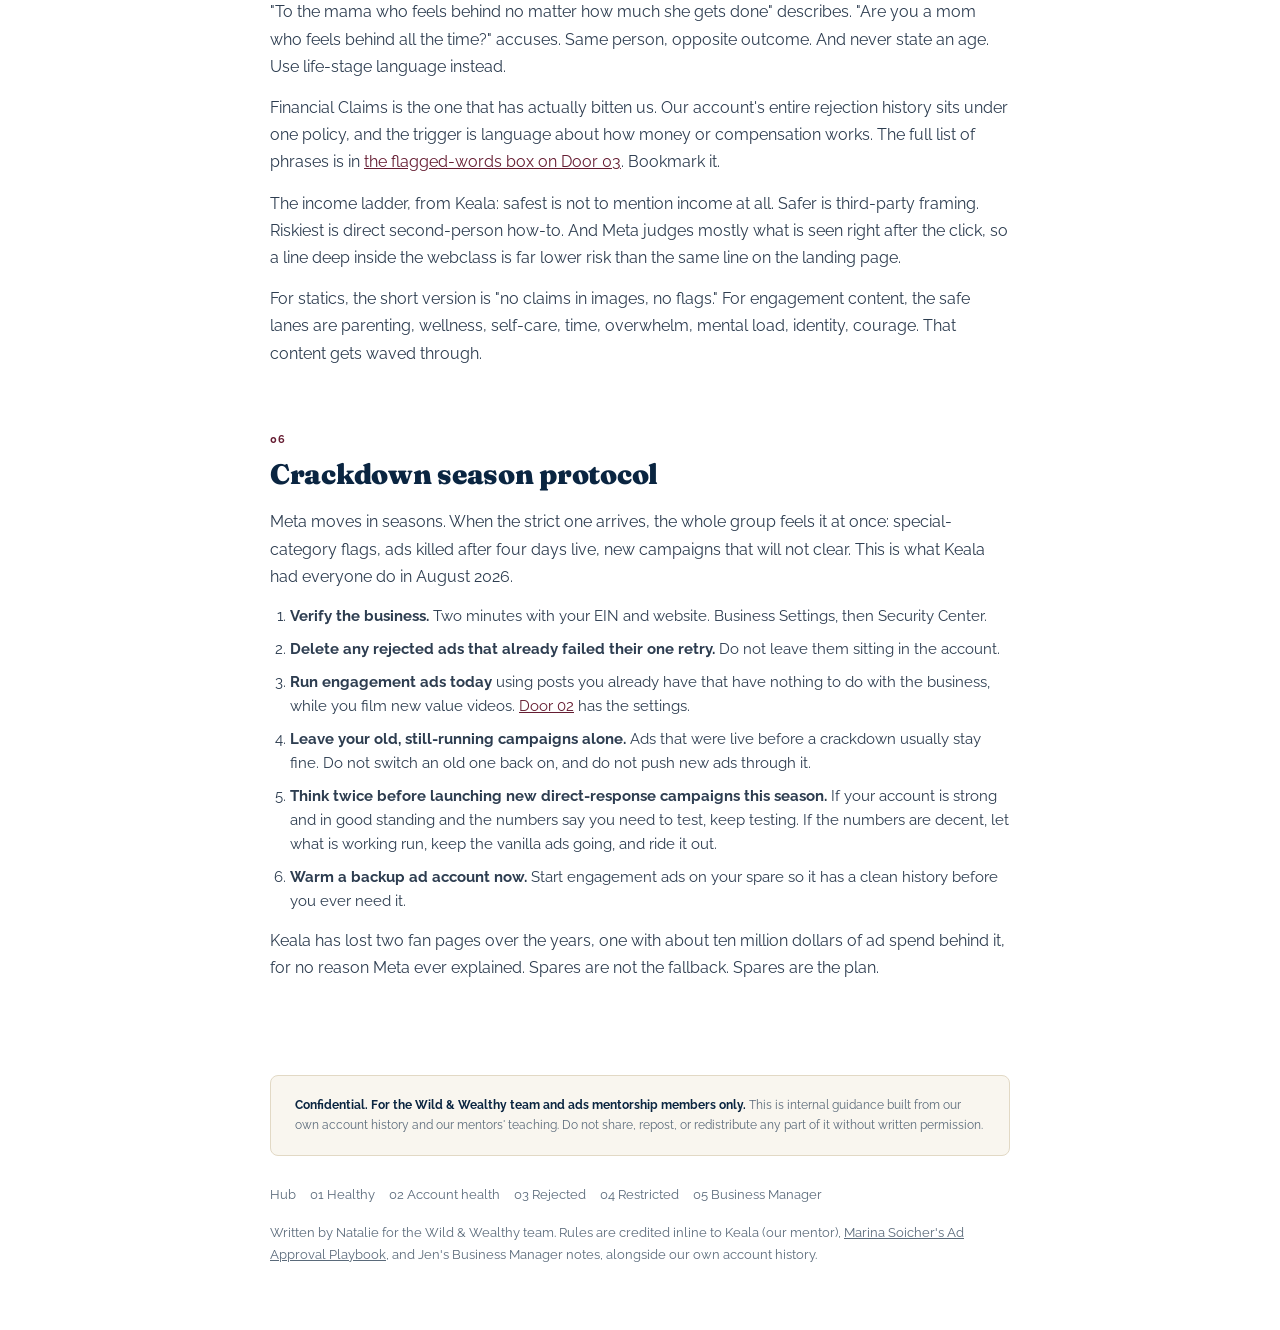
<file: healthy/index.html>
<!DOCTYPE html>
<html lang="en">
<head>
  <meta charset="UTF-8" />
  <meta name="viewport" content="width=device-width, initial-scale=1.0" />
  <title>Door 01: Healthy, and I want to stay that way | Ad Account Health</title>
  <link href="https://fonts.googleapis.com/css2?family=Fraunces:wght@700;900&family=Raleway:wght@300;400;600;700&display=swap" rel="stylesheet" />
  <link rel="stylesheet" href="../style.css" />
</head>
<body>

<div class="top-bar"><span>Wild &amp; Wealthy &middot; Ad Account Health</span></div>
<div class="back-wrap"><a class="back-link" href="../">&larr; Back to the hub</a></div>

<header>
  <div class="eyebrow">Door 01</div>
  <h1>Healthy, and I want to stay that way</h1>
  <p class="subtitle">Good standing is a ratio you can see, a short weekly check, and a handful of things you simply never touch.</p>
  <div class="meta-row">
    <div class="meta-item"><strong>Updated:</strong> Sep 2026</div>
    <div class="meta-item"><strong>Read time:</strong> 5 min</div>
  </div>
</header>

<nav class="site-nav" aria-label="Site sections">
  <h2>Where are you right now?</h2>
  <ol>
    <li class="current"><span class="num">01</span><a href="./" aria-current="page">Healthy, and I want to stay that way</a></li>
    <li><span class="num">02</span><a href="../engagement/">Proactively boosting my account health</a></li>
    <li><span class="num">03</span><a href="../rejected/">An ad got rejected</a></li>
    <li><span class="num">04</span><a href="../restricted/">I'm restricted</a></li>
    <li><span class="num">05</span><a href="../business-manager/">Setting up or rebuilding Business Manager</a></li>
  </ol>
  <div class="bonus-label">Hub</div>
  <ol><li><span class="num">&#8962;</span><a href="../">Start here: check your standing</a></li></ol>
</nav>

<main>

  <section class="section" id="what-healthy-means">
    <div class="section-label">01</div>
    <h2>What "healthy" actually means</h2>
    <p class="lead">Meta does not publish how it scores an advertiser. But the working conclusion among media buyers, and the one Keala runs his accounts on, is that a big part of your score is a ratio: ads approved versus ads rejected, over roughly the last 30 days.</p>
    <p>That one idea explains most of what follows. Every ad is reviewed on its own. The same video can pass in one ad set and fail in another, and that is normal, not a sign that something is broken. Health comes from the volume of clean, approved ads behind you, not from winning any single decision.</p>
    <p>Rejections cost you twice. Once in the ratio, and again in your CPMs. Keala's words: "your CPMs go up, but not for the right reasons. They're penalising you as an advertiser." A rising CPM after a run of rejections is a penalty, not a sign your audience got more expensive.</p>
    <p>One thing that does <em>not</em> count: organic posts. Your reels and stories do not touch ad review. Only ads count toward the ratio. Post organically because it is good for your audience, not because you think it is protecting the ad account.</p>
  </section>

  <section class="section" id="weekly-check">
    <div class="section-label">02</div>
    <h2>The weekly check</h2>
    <p>Five minutes, same day every week. Put it next to whatever ritual you already have.</p>
    <ul class="checklist">
      <li>Open <a href="https://www.facebook.com/accountquality" target="_blank" rel="noopener">Account Quality</a> first. Any restriction on any layer? Any ads listed as rejected?</li>
      <li>In Ads Manager, filter by "Rejected." Read what is live today, not what you remember. In July 2026 our eight rejections cleared silently by mid-August and we kept calling them blocked for weeks.</li>
      <li>Is your engagement campaign still running, in its own campaign, separate from the funnel? If it is not, <a href="../engagement/">Door 02</a> shows you how to set one up.</li>
      <li>Business Settings, then Security Center: still verified?</li>
      <li>Do you still have a spare ad account created and sitting idle?</li>
    </ul>
  </section>

  <section class="section" id="dont-touch">
    <div class="section-label">03</div>
    <h2>What not to touch</h2>
    <p>Most self-inflicted rejections come from editing something that was already approved. Meta treats a meaningful change to a live campaign as a reason to review it again, and in a strict season that re-review can go against you even when nothing in the creative changed.</p>
    <div class="table-wrap">
    <table class="two-col">
      <thead><tr><th>Safe</th><th>Sends you back through review</th></tr></thead>
      <tbody>
        <tr><td>New ads in a <em>new</em> campaign.</td><td>Changing budget or targeting on a live campaign. One member changed only a budget and lost ads over it.</td></tr>
        <tr><td>Adding an ad inside your existing engagement ad set.</td><td>Switching an old campaign back on. It gets re-reviewed on today's rules, not the rules it was approved under.</td></tr>
        <tr><td>Archiving or deleting an ad.</td><td>Pushing new ads through an old campaign that is still running.</td></tr>
        <tr><td>Leaving your winners completely alone.</td><td>Restructuring a campaign after launch. Marina did this and her already-approved ads went back into review.</td></tr>
      </tbody>
    </table>
    </div>
    <div class="callout warning">
      <strong>Pausing does not take an ad out of review</strong>
      <p>Only archiving or deleting removes an ad from the review queue. Pausing leaves it there. Archive if you want to keep the data (it is reversible). Delete if you are sure.</p>
    </div>
  </section>

  <section class="section" id="delete-or-toggle">
    <div class="section-label">04</div>
    <h2>Delete, or toggle off?</h2>
    <p>You will hear both rules from us, and they are not in conflict. They are for two different situations.</p>
    <p><strong>Rejected creative gets deleted.</strong> With one caveat: the first rejection earns one retry. Pull the flagged media out of the ad, edit it (trim the video, change the music, change one word on a static), put it back and republish. If it gets rejected a second time, delete the whole ad and let it go. The exception is a "Prohibited commercial practices" rejection, which gets no retry at all. <a href="../rejected/#commercial-practices">See why.</a> Keala and Marina both land in the same place on this. A rejected ad sitting in your account is a strike that keeps showing in Account Quality. Remove it.</p>
    <p><strong>Losing ads get toggled off, never deleted.</strong> An ad that ran clean and just did not perform is part of the account's learning history. Turning it off keeps that history. Deleting it throws it away.</p>
    <div class="callout tip">
      <strong>Two verbs, two situations</strong>
      <p>Rejected: delete. Underperforming: toggle off. If you remember nothing else from this page, remember that.</p>
    </div>
  </section>

  <section class="section" id="words-and-images">
    <div class="section-label">05</div>
    <h2>Words and images</h2>
    <p>Two policies catch almost everyone in our world: Personal Attributes and Financial Claims.</p>
    <p>Personal Attributes means Meta does not allow an ad to assert or imply things about the person watching it: her finances, her body, her health, her situation. The fix is to describe rather than accuse. "To the mama who feels behind no matter how much she gets done" describes. "Are you a mom who feels behind all the time?" accuses. Same person, opposite outcome. And never state an age. Use life-stage language instead.</p>
    <p>Financial Claims is the one that has actually bitten us. Our account's entire rejection history sits under one policy, and the trigger is language about how money or compensation works. The full list of phrases is in <a href="../rejected/#flagged-words">the flagged-words box on Door 03</a>. Bookmark it.</p>
    <p>The income ladder, from Keala: safest is not to mention income at all. Safer is third-party framing. Riskiest is direct second-person how-to. And Meta judges mostly what is seen right after the click, so a line deep inside the webclass is far lower risk than the same line on the landing page.</p>
    <p>For statics, the short version is "no claims in images, no flags." For engagement content, the safe lanes are parenting, wellness, self-care, time, overwhelm, mental load, identity, courage. That content gets waved through.</p>
  </section>

  <section class="section" id="crackdown">
    <div class="section-label">06</div>
    <h2>Crackdown season protocol</h2>
    <p>Meta moves in seasons. When the strict one arrives, the whole group feels it at once: special-category flags, ads killed after four days live, new campaigns that will not clear. This is what Keala had everyone do in August 2026.</p>
    <ol class="steps">
      <li><strong>Verify the business.</strong> Two minutes with your EIN and website. Business Settings, then Security Center.</li>
      <li><strong>Delete any rejected ads that already failed their one retry.</strong> Do not leave them sitting in the account.</li>
      <li><strong>Run engagement ads today</strong> using posts you already have that have nothing to do with the business, while you film new value videos. <a href="../engagement/">Door 02</a> has the settings.</li>
      <li><strong>Leave your old, still-running campaigns alone.</strong> Ads that were live before a crackdown usually stay fine. Do not switch an old one back on, and do not push new ads through it.</li>
      <li><strong>Think twice before launching new direct-response campaigns this season.</strong> If your account is strong and in good standing and the numbers say you need to test, keep testing. If the numbers are decent, let what is working run, keep the vanilla ads going, and ride it out.</li>
      <li><strong>Warm a backup ad account now.</strong> Start engagement ads on your spare so it has a clean history before you ever need it.</li>
    </ol>
    <p>Keala has lost two fan pages over the years, one with about ten million dollars of ad spend behind it, for no reason Meta ever explained. Spares are not the fallback. Spares are the plan.</p>
  </section>

</main>

<div class="disclaimer">
  <strong>Confidential. For the Wild &amp; Wealthy team and ads mentorship members only.</strong> This is internal guidance built from our own account history and our mentors' teaching. Do not share, repost, or redistribute any part of it without written permission.
</div>
<footer>
  <ul class="footer-nav">
    <li><a href="../">Hub</a></li>
    <li><a href="./">01 Healthy</a></li>
    <li><a href="../engagement/">02 Account health</a></li>
    <li><a href="../rejected/">03 Rejected</a></li>
    <li><a href="../restricted/">04 Restricted</a></li>
    <li><a href="../business-manager/">05 Business Manager</a></li>
  </ul>
  <p>Written by Natalie for the Wild &amp; Wealthy team. Rules are credited inline to Keala (our mentor), <a href="https://marinasoicher.github.io/ad-approval-playbook/" target="_blank" rel="noopener">Marina Soicher's Ad Approval Playbook</a>, and Jen's Business Manager notes, alongside our own account history.</p>
</footer>

</body>
</html>
</file>
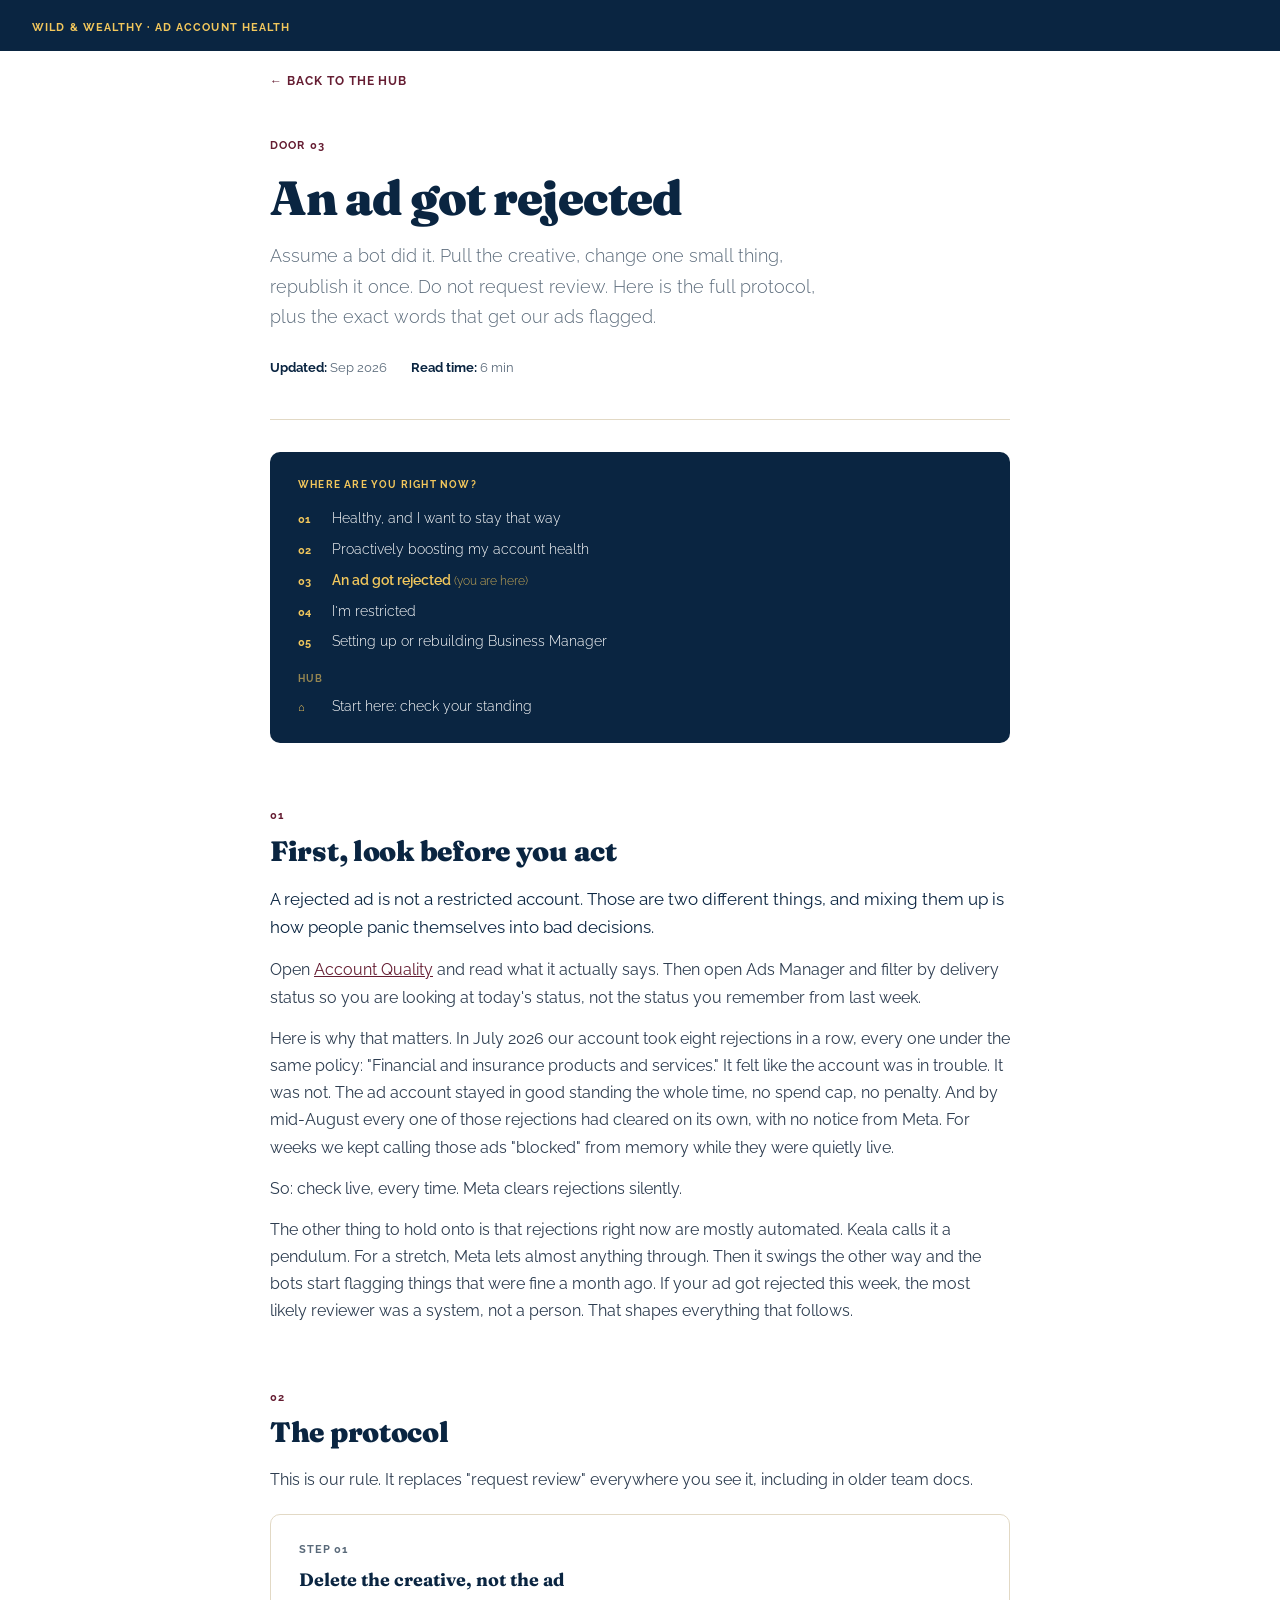
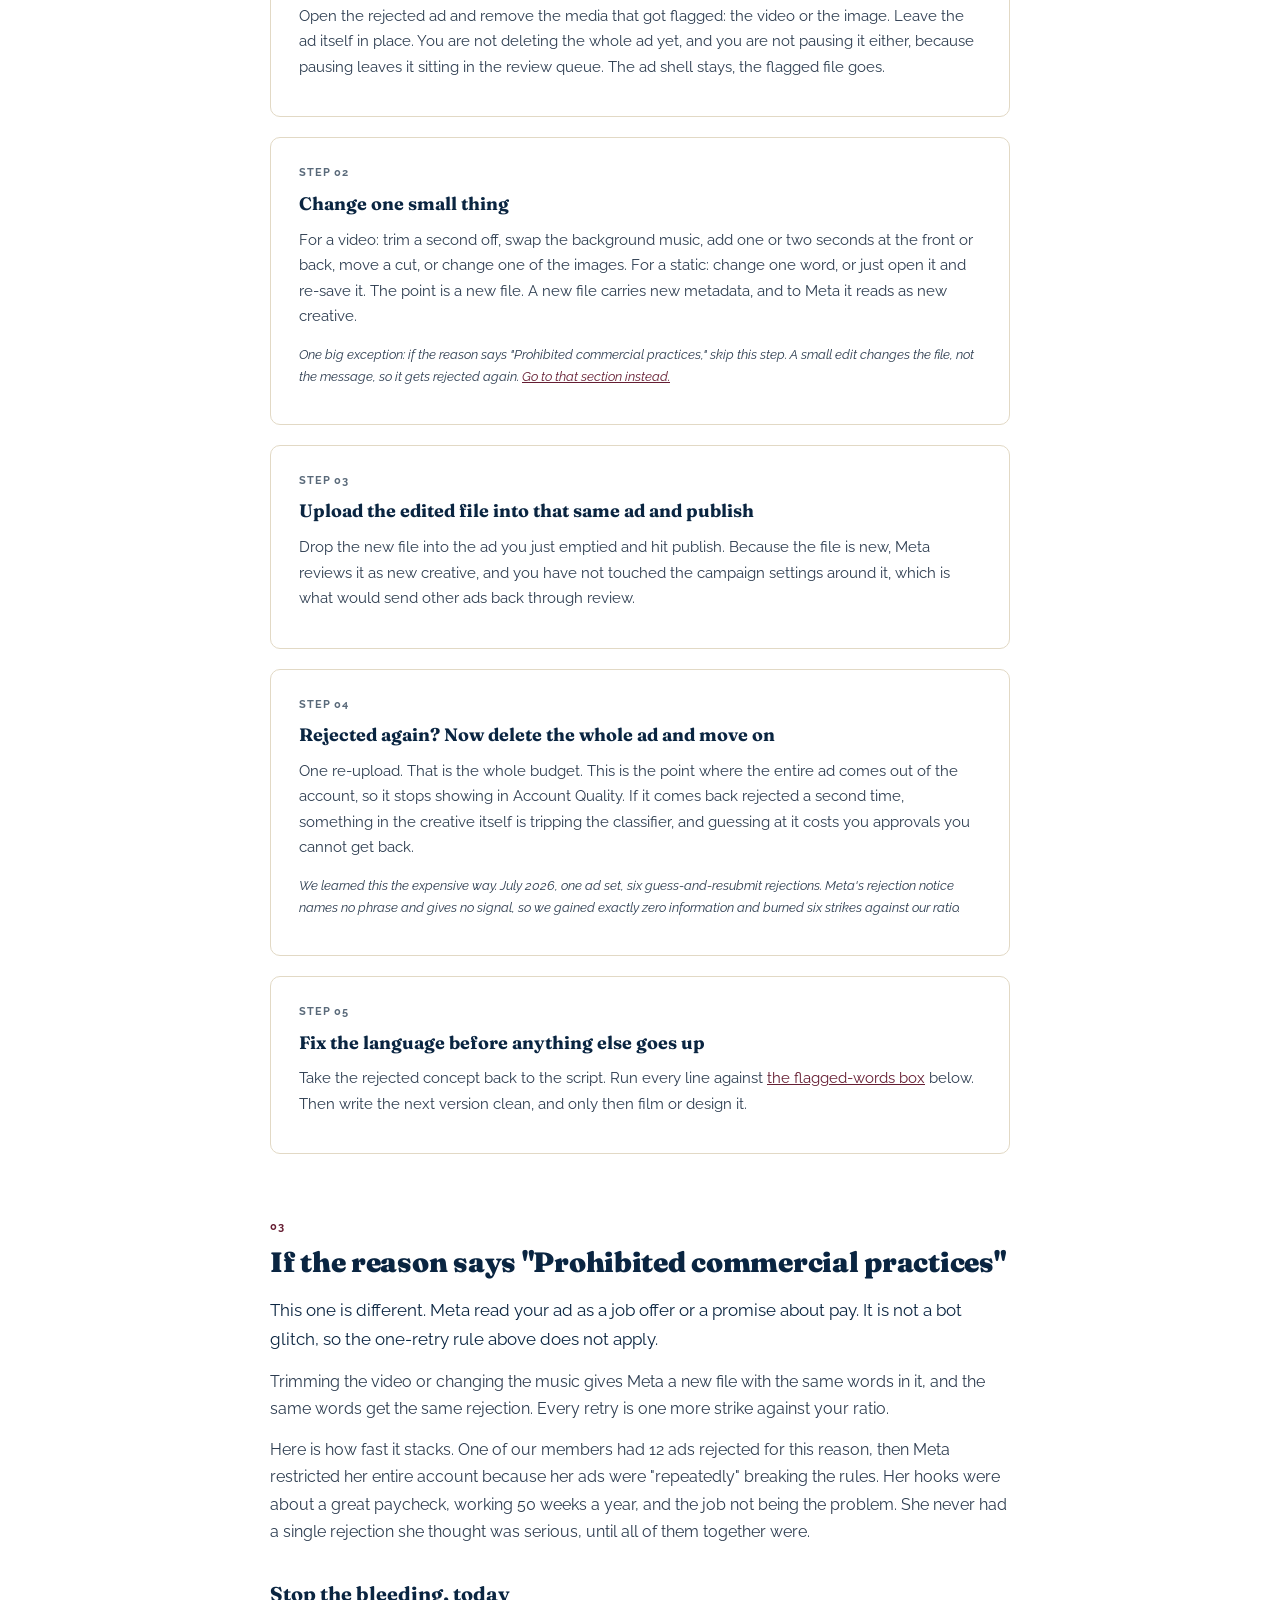
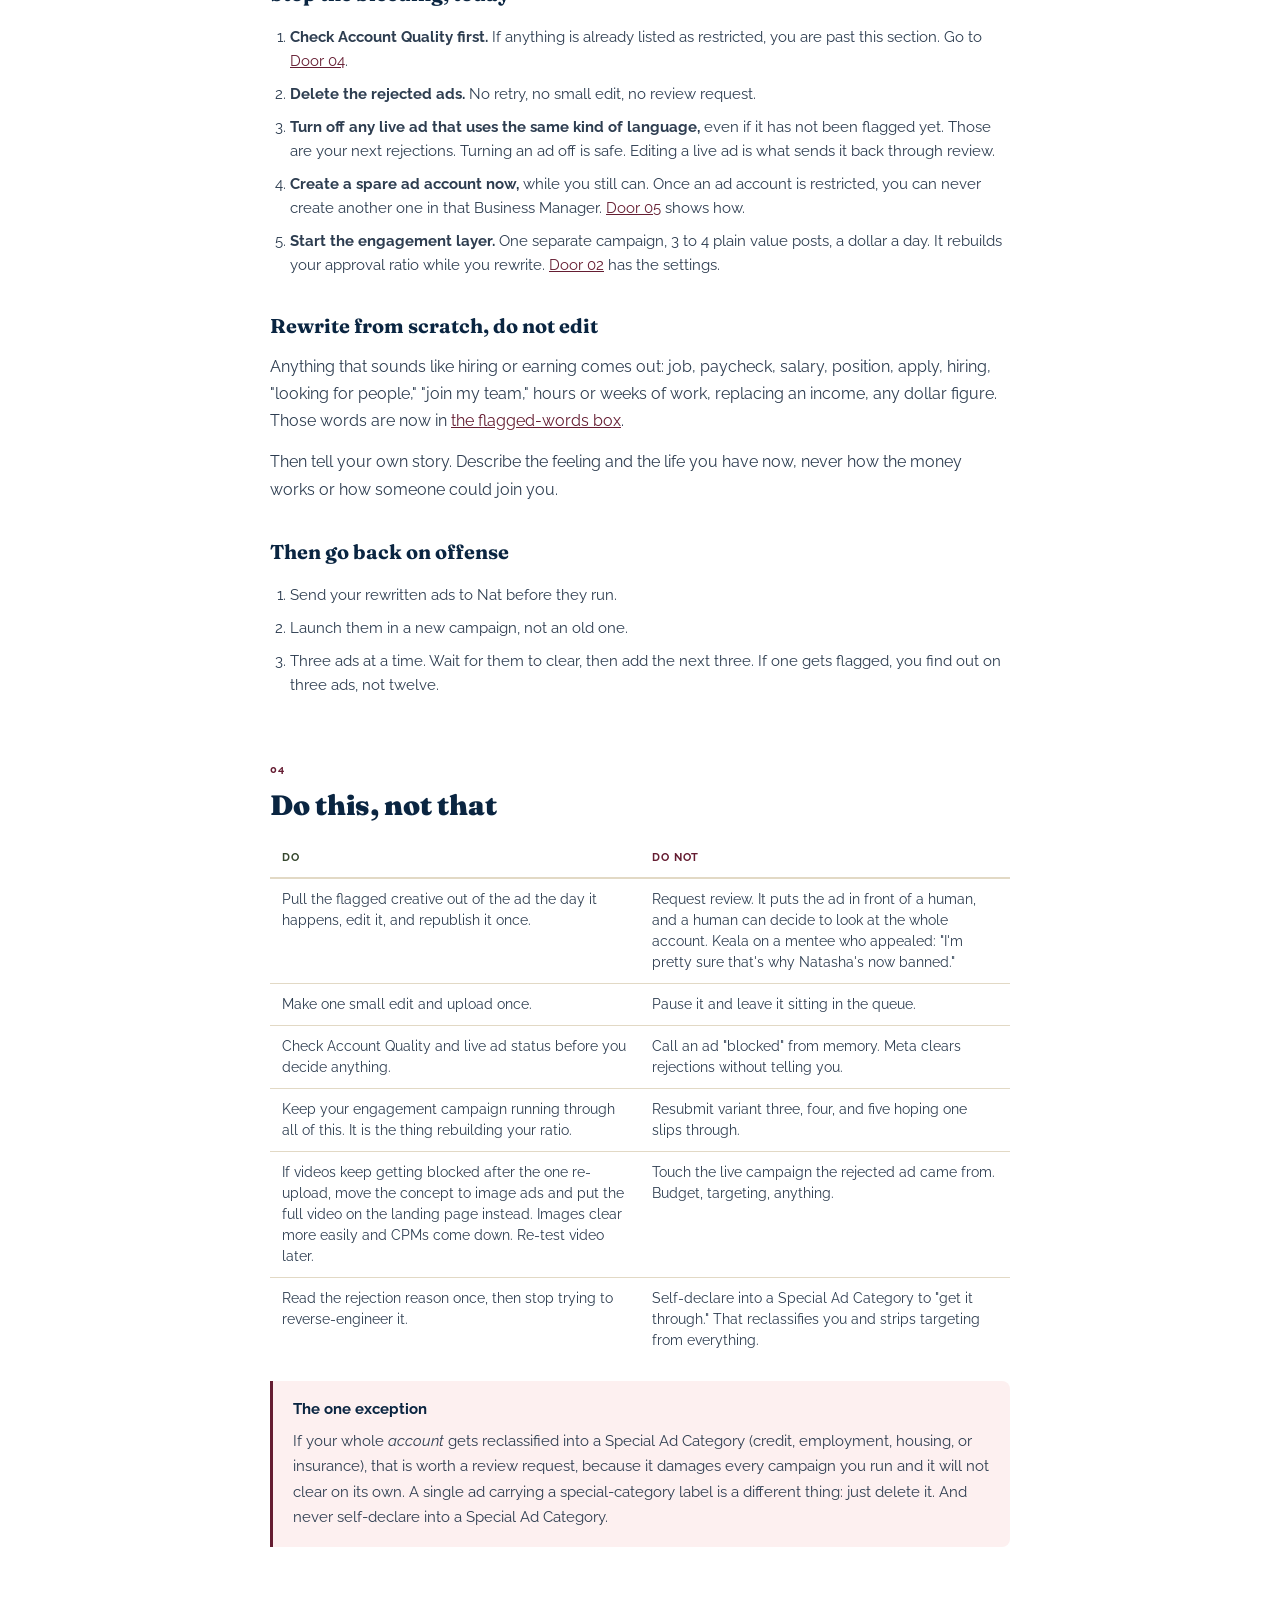
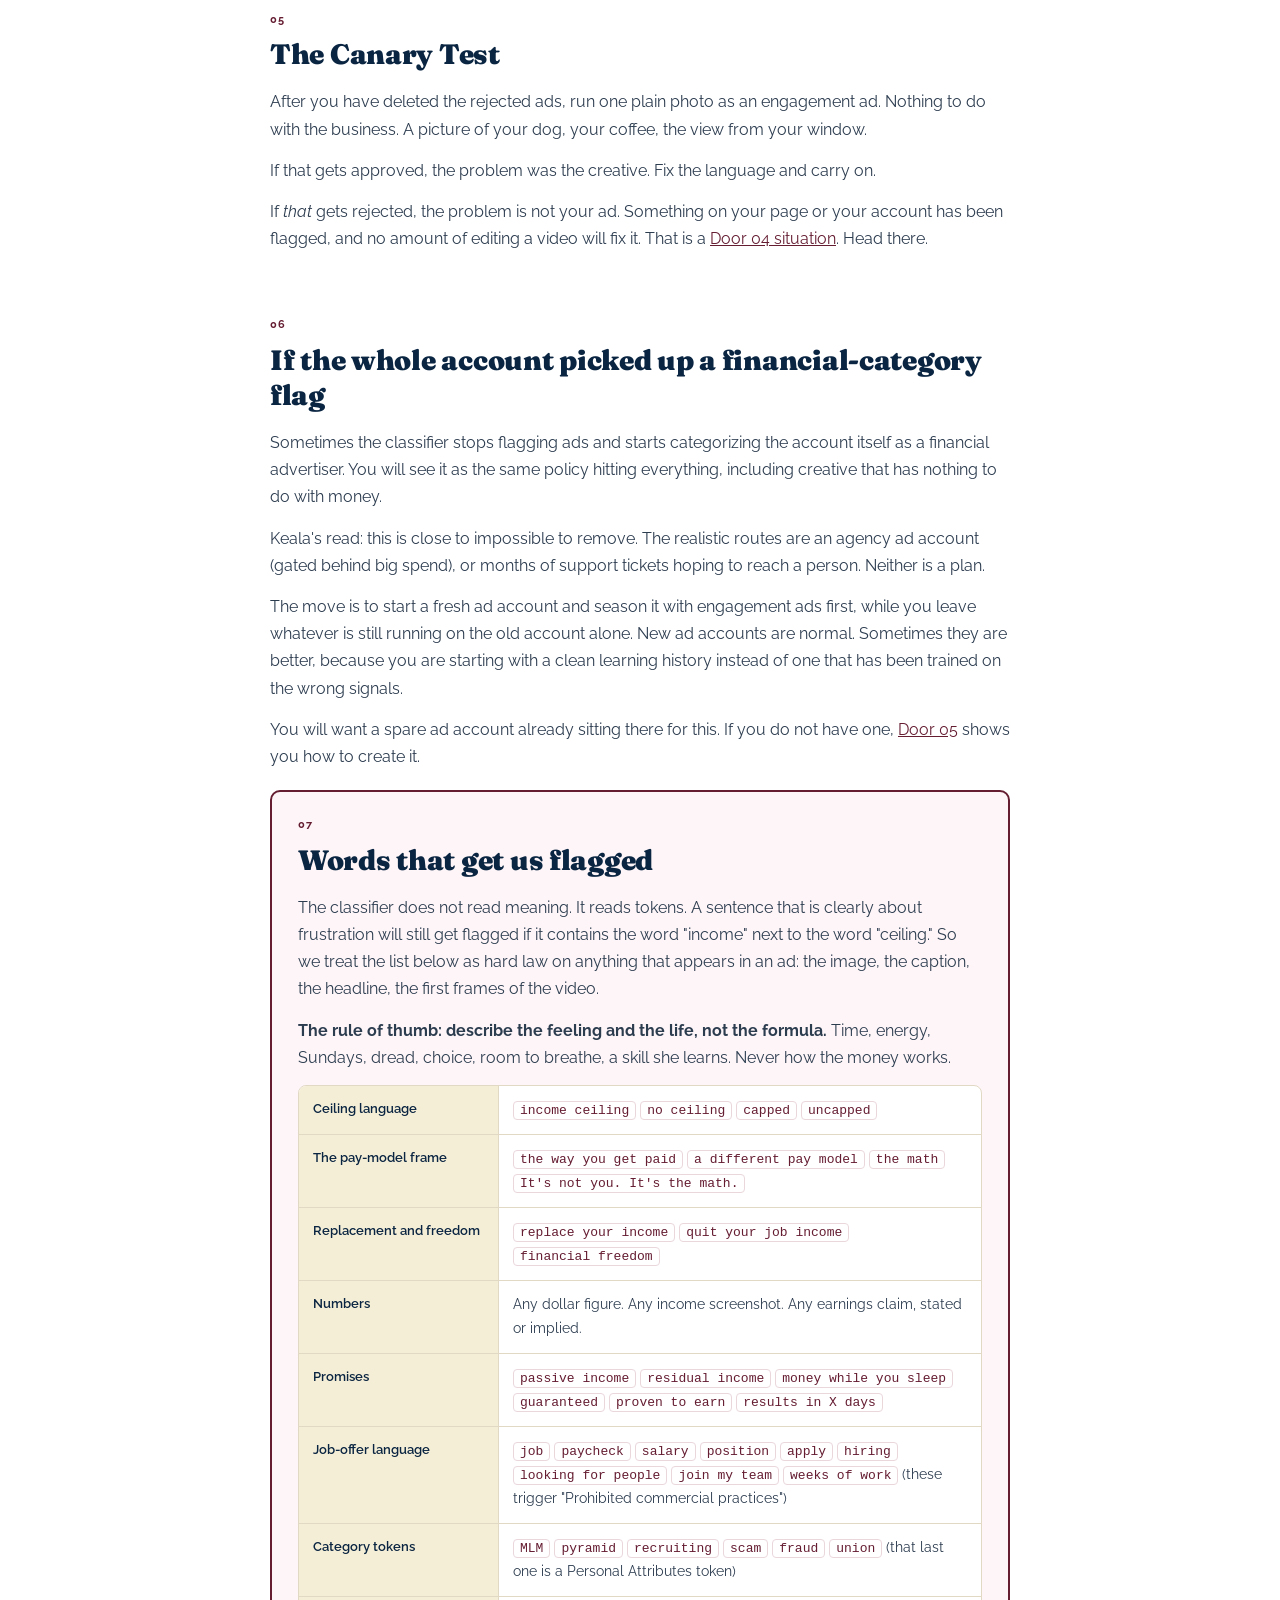
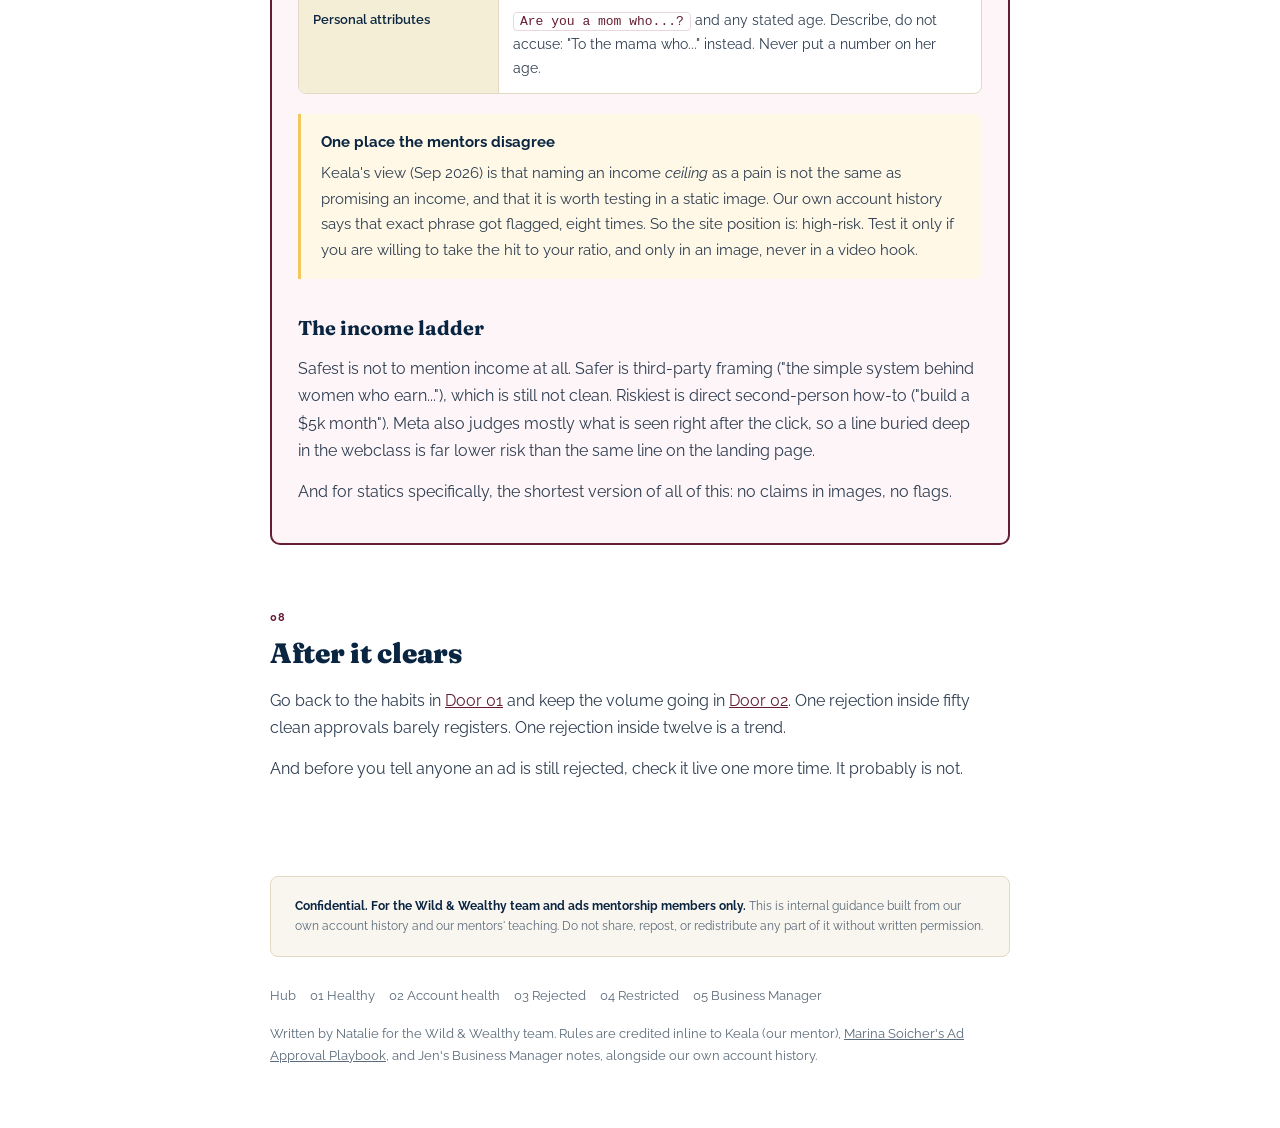
<file: rejected/index.html>
<!DOCTYPE html>
<html lang="en">
<head>
  <meta charset="UTF-8" />
  <meta name="viewport" content="width=device-width, initial-scale=1.0" />
  <title>Door 03: An ad got rejected | Ad Account Health</title>
  <link href="https://fonts.googleapis.com/css2?family=Fraunces:wght@700;900&family=Raleway:wght@300;400;600;700&display=swap" rel="stylesheet" />
  <link rel="stylesheet" href="../style.css" />
</head>
<body>

<div class="top-bar"><span>Wild &amp; Wealthy &middot; Ad Account Health</span></div>
<div class="back-wrap"><a class="back-link" href="../">&larr; Back to the hub</a></div>

<header>
  <div class="eyebrow">Door 03</div>
  <h1>An ad got rejected</h1>
  <p class="subtitle">Assume a bot did it. Pull the creative, change one small thing, republish it once. Do not request review. Here is the full protocol, plus the exact words that get our ads flagged.</p>
  <div class="meta-row">
    <div class="meta-item"><strong>Updated:</strong> Sep 2026</div>
    <div class="meta-item"><strong>Read time:</strong> 6 min</div>
  </div>
</header>

<nav class="site-nav" aria-label="Site sections">
  <h2>Where are you right now?</h2>
  <ol>
    <li><span class="num">01</span><a href="../healthy/">Healthy, and I want to stay that way</a></li>
    <li><span class="num">02</span><a href="../engagement/">Proactively boosting my account health</a></li>
    <li class="current"><span class="num">03</span><a href="./" aria-current="page">An ad got rejected</a></li>
    <li><span class="num">04</span><a href="../restricted/">I'm restricted</a></li>
    <li><span class="num">05</span><a href="../business-manager/">Setting up or rebuilding Business Manager</a></li>
  </ol>
  <div class="bonus-label">Hub</div>
  <ol><li><span class="num">&#8962;</span><a href="../">Start here: check your standing</a></li></ol>
</nav>

<main>

  <section class="section" id="look-first">
    <div class="section-label">01</div>
    <h2>First, look before you act</h2>
    <p class="lead">A rejected ad is not a restricted account. Those are two different things, and mixing them up is how people panic themselves into bad decisions.</p>
    <p>Open <a href="https://www.facebook.com/accountquality" target="_blank" rel="noopener">Account Quality</a> and read what it actually says. Then open Ads Manager and filter by delivery status so you are looking at today's status, not the status you remember from last week.</p>
    <p>Here is why that matters. In July 2026 our account took eight rejections in a row, every one under the same policy: "Financial and insurance products and services." It felt like the account was in trouble. It was not. The ad account stayed in good standing the whole time, no spend cap, no penalty. And by mid-August every one of those rejections had cleared on its own, with no notice from Meta. For weeks we kept calling those ads "blocked" from memory while they were quietly live.</p>
    <p>So: check live, every time. Meta clears rejections silently.</p>
    <p>The other thing to hold onto is that rejections right now are mostly automated. Keala calls it a pendulum. For a stretch, Meta lets almost anything through. Then it swings the other way and the bots start flagging things that were fine a month ago. If your ad got rejected this week, the most likely reviewer was a system, not a person. That shapes everything that follows.</p>
  </section>

  <section class="section" id="protocol">
    <div class="section-label">02</div>
    <h2>The protocol</h2>
    <p>This is our rule. It replaces "request review" everywhere you see it, including in older team docs.</p>

    <div class="baseline-item">
      <div class="baseline-number">Step 01</div>
      <div class="baseline-title">Delete the creative, not the ad</div>
      <p class="baseline-def">Open the rejected ad and remove the media that got flagged: the video or the image. Leave the ad itself in place. You are not deleting the whole ad yet, and you are not pausing it either, because pausing leaves it sitting in the review queue. The ad shell stays, the flagged file goes.</p>
    </div>

    <div class="baseline-item">
      <div class="baseline-number">Step 02</div>
      <div class="baseline-title">Change one small thing</div>
      <p class="baseline-def">For a video: trim a second off, swap the background music, add one or two seconds at the front or back, move a cut, or change one of the images. For a static: change one word, or just open it and re-save it. The point is a new file. A new file carries new metadata, and to Meta it reads as new creative.</p>
      <p class="baseline-note">One big exception: if the reason says "Prohibited commercial practices," skip this step. A small edit changes the file, not the message, so it gets rejected again. <a href="#commercial-practices">Go to that section instead.</a></p>
    </div>

    <div class="baseline-item">
      <div class="baseline-number">Step 03</div>
      <div class="baseline-title">Upload the edited file into that same ad and publish</div>
      <p class="baseline-def">Drop the new file into the ad you just emptied and hit publish. Because the file is new, Meta reviews it as new creative, and you have not touched the campaign settings around it, which is what would send other ads back through review.</p>
    </div>

    <div class="baseline-item">
      <div class="baseline-number">Step 04</div>
      <div class="baseline-title">Rejected again? Now delete the whole ad and move on</div>
      <p class="baseline-def">One re-upload. That is the whole budget. This is the point where the entire ad comes out of the account, so it stops showing in Account Quality. If it comes back rejected a second time, something in the creative itself is tripping the classifier, and guessing at it costs you approvals you cannot get back.</p>
      <p class="baseline-note">We learned this the expensive way. July 2026, one ad set, six guess-and-resubmit rejections. Meta's rejection notice names no phrase and gives no signal, so we gained exactly zero information and burned six strikes against our ratio.</p>
    </div>

    <div class="baseline-item">
      <div class="baseline-number">Step 05</div>
      <div class="baseline-title">Fix the language before anything else goes up</div>
      <p class="baseline-def">Take the rejected concept back to the script. Run every line against <a href="#flagged-words">the flagged-words box</a> below. Then write the next version clean, and only then film or design it.</p>
    </div>
  </section>

  <section class="section" id="commercial-practices">
    <div class="section-label">03</div>
    <h2>If the reason says "Prohibited commercial practices"</h2>
    <p class="lead">This one is different. Meta read your ad as a job offer or a promise about pay. It is not a bot glitch, so the one-retry rule above does not apply.</p>
    <p>Trimming the video or changing the music gives Meta a new file with the same words in it, and the same words get the same rejection. Every retry is one more strike against your ratio.</p>
    <p>Here is how fast it stacks. One of our members had 12 ads rejected for this reason, then Meta restricted her entire account because her ads were "repeatedly" breaking the rules. Her hooks were about a great paycheck, working 50 weeks a year, and the job not being the problem. She never had a single rejection she thought was serious, until all of them together were.</p>

    <h3>Stop the bleeding, today</h3>
    <ol class="steps">
      <li><strong>Check Account Quality first.</strong> If anything is already listed as restricted, you are past this section. Go to <a href="../restricted/">Door 04</a>.</li>
      <li><strong>Delete the rejected ads.</strong> No retry, no small edit, no review request.</li>
      <li><strong>Turn off any live ad that uses the same kind of language,</strong> even if it has not been flagged yet. Those are your next rejections. Turning an ad off is safe. Editing a live ad is what sends it back through review.</li>
      <li><strong>Create a spare ad account now,</strong> while you still can. Once an ad account is restricted, you can never create another one in that Business Manager. <a href="../business-manager/">Door 05</a> shows how.</li>
      <li><strong>Start the engagement layer.</strong> One separate campaign, 3 to 4 plain value posts, a dollar a day. It rebuilds your approval ratio while you rewrite. <a href="../engagement/">Door 02</a> has the settings.</li>
    </ol>

    <h3>Rewrite from scratch, do not edit</h3>
    <p>Anything that sounds like hiring or earning comes out: job, paycheck, salary, position, apply, hiring, "looking for people," "join my team," hours or weeks of work, replacing an income, any dollar figure. Those words are now in <a href="#flagged-words">the flagged-words box</a>.</p>
    <p>Then tell your own story. Describe the feeling and the life you have now, never how the money works or how someone could join you.</p>

    <h3>Then go back on offense</h3>
    <ol class="steps">
      <li>Send your rewritten ads to Nat before they run.</li>
      <li>Launch them in a new campaign, not an old one.</li>
      <li>Three ads at a time. Wait for them to clear, then add the next three. If one gets flagged, you find out on three ads, not twelve.</li>
    </ol>
  </section>

  <section class="section" id="do-dont">
    <div class="section-label">04</div>
    <h2>Do this, not that</h2>
    <div class="table-wrap">
    <table class="two-col">
      <thead><tr><th>Do</th><th>Do not</th></tr></thead>
      <tbody>
        <tr>
          <td>Pull the flagged creative out of the ad the day it happens, edit it, and republish it once.</td>
          <td>Request review. It puts the ad in front of a human, and a human can decide to look at the whole account. Keala on a mentee who appealed: "I'm pretty sure that's why Natasha's now banned."</td>
        </tr>
        <tr>
          <td>Make one small edit and upload once.</td>
          <td>Pause it and leave it sitting in the queue.</td>
        </tr>
        <tr>
          <td>Check Account Quality and live ad status before you decide anything.</td>
          <td>Call an ad "blocked" from memory. Meta clears rejections without telling you.</td>
        </tr>
        <tr>
          <td>Keep your engagement campaign running through all of this. It is the thing rebuilding your ratio.</td>
          <td>Resubmit variant three, four, and five hoping one slips through.</td>
        </tr>
        <tr>
          <td>If videos keep getting blocked after the one re-upload, move the concept to image ads and put the full video on the landing page instead. Images clear more easily and CPMs come down. Re-test video later.</td>
          <td>Touch the live campaign the rejected ad came from. Budget, targeting, anything.</td>
        </tr>
        <tr>
          <td>Read the rejection reason once, then stop trying to reverse-engineer it.</td>
          <td>Self-declare into a Special Ad Category to "get it through." That reclassifies you and strips targeting from everything.</td>
        </tr>
      </tbody>
    </table>
    </div>

    <div class="callout warning">
      <strong>The one exception</strong>
      <p>If your whole <em>account</em> gets reclassified into a Special Ad Category (credit, employment, housing, or insurance), that is worth a review request, because it damages every campaign you run and it will not clear on its own. A single ad carrying a special-category label is a different thing: just delete it. And never self-declare into a Special Ad Category.</p>
    </div>
  </section>

  <section class="section" id="canary">
    <div class="section-label">05</div>
    <h2>The Canary Test</h2>
    <p>After you have deleted the rejected ads, run one plain photo as an engagement ad. Nothing to do with the business. A picture of your dog, your coffee, the view from your window.</p>
    <p>If that gets approved, the problem was the creative. Fix the language and carry on.</p>
    <p>If <em>that</em> gets rejected, the problem is not your ad. Something on your page or your account has been flagged, and no amount of editing a video will fix it. That is a <a href="../restricted/">Door 04 situation</a>. Head there.</p>
  </section>

  <section class="section" id="account-flag">
    <div class="section-label">06</div>
    <h2>If the whole account picked up a financial-category flag</h2>
    <p>Sometimes the classifier stops flagging ads and starts categorizing the account itself as a financial advertiser. You will see it as the same policy hitting everything, including creative that has nothing to do with money.</p>
    <p>Keala's read: this is close to impossible to remove. The realistic routes are an agency ad account (gated behind big spend), or months of support tickets hoping to reach a person. Neither is a plan.</p>
    <p>The move is to start a fresh ad account and season it with engagement ads first, while you leave whatever is still running on the old account alone. New ad accounts are normal. Sometimes they are better, because you are starting with a clean learning history instead of one that has been trained on the wrong signals.</p>
    <p>You will want a spare ad account already sitting there for this. If you do not have one, <a href="../business-manager/">Door 05</a> shows you how to create it.</p>
  </section>

  <section class="section flag-box" id="flagged-words">
    <div class="section-label">07</div>
    <h2>Words that get us flagged</h2>
    <p>The classifier does not read meaning. It reads tokens. A sentence that is clearly about frustration will still get flagged if it contains the word "income" next to the word "ceiling." So we treat the list below as hard law on anything that appears in an ad: the image, the caption, the headline, the first frames of the video.</p>
    <p><strong>The rule of thumb: describe the feeling and the life, not the formula.</strong> Time, energy, Sundays, dread, choice, room to breathe, a skill she learns. Never how the money works.</p>

    <div class="prop-table">
      <div class="row"><div class="key">Ceiling language</div><div class="val"><span class="flag">income ceiling</span> <span class="flag">no ceiling</span> <span class="flag">capped</span> <span class="flag">uncapped</span></div></div>
      <div class="row"><div class="key">The pay-model frame</div><div class="val"><span class="flag">the way you get paid</span> <span class="flag">a different pay model</span> <span class="flag">the math</span> <span class="flag">It's not you. It's the math.</span></div></div>
      <div class="row"><div class="key">Replacement and freedom</div><div class="val"><span class="flag">replace your income</span> <span class="flag">quit your job income</span> <span class="flag">financial freedom</span></div></div>
      <div class="row"><div class="key">Numbers</div><div class="val">Any dollar figure. Any income screenshot. Any earnings claim, stated or implied.</div></div>
      <div class="row"><div class="key">Promises</div><div class="val"><span class="flag">passive income</span> <span class="flag">residual income</span> <span class="flag">money while you sleep</span> <span class="flag">guaranteed</span> <span class="flag">proven to earn</span> <span class="flag">results in X days</span></div></div>
      <div class="row"><div class="key">Job-offer language</div><div class="val"><span class="flag">job</span> <span class="flag">paycheck</span> <span class="flag">salary</span> <span class="flag">position</span> <span class="flag">apply</span> <span class="flag">hiring</span> <span class="flag">looking for people</span> <span class="flag">join my team</span> <span class="flag">weeks of work</span> (these trigger "Prohibited commercial practices")</div></div>
      <div class="row"><div class="key">Category tokens</div><div class="val"><span class="flag">MLM</span> <span class="flag">pyramid</span> <span class="flag">recruiting</span> <span class="flag">scam</span> <span class="flag">fraud</span> <span class="flag">union</span> (that last one is a Personal Attributes token)</div></div>
      <div class="row"><div class="key">Personal attributes</div><div class="val"><span class="flag">Are you a mom who...?</span> and any stated age. Describe, do not accuse: "To the mama who..." instead. Never put a number on her age.</div></div>
    </div>

    <div class="callout">
      <strong>One place the mentors disagree</strong>
      <p>Keala's view (Sep 2026) is that naming an income <em>ceiling</em> as a pain is not the same as promising an income, and that it is worth testing in a static image. Our own account history says that exact phrase got flagged, eight times. So the site position is: high-risk. Test it only if you are willing to take the hit to your ratio, and only in an image, never in a video hook.</p>
    </div>

    <h3>The income ladder</h3>
    <p>Safest is not to mention income at all. Safer is third-party framing ("the simple system behind women who earn..."), which is still not clean. Riskiest is direct second-person how-to ("build a $5k month"). Meta also judges mostly what is seen right after the click, so a line buried deep in the webclass is far lower risk than the same line on the landing page.</p>
    <p>And for statics specifically, the shortest version of all of this: no claims in images, no flags.</p>
  </section>

  <section class="section" id="after">
    <div class="section-label">08</div>
    <h2>After it clears</h2>
    <p>Go back to the habits in <a href="../healthy/">Door 01</a> and keep the volume going in <a href="../engagement/">Door 02</a>. One rejection inside fifty clean approvals barely registers. One rejection inside twelve is a trend.</p>
    <p>And before you tell anyone an ad is still rejected, check it live one more time. It probably is not.</p>
  </section>

</main>

<div class="disclaimer">
  <strong>Confidential. For the Wild &amp; Wealthy team and ads mentorship members only.</strong> This is internal guidance built from our own account history and our mentors' teaching. Do not share, repost, or redistribute any part of it without written permission.
</div>
<footer>
  <ul class="footer-nav">
    <li><a href="../">Hub</a></li>
    <li><a href="../healthy/">01 Healthy</a></li>
    <li><a href="../engagement/">02 Account health</a></li>
    <li><a href="./">03 Rejected</a></li>
    <li><a href="../restricted/">04 Restricted</a></li>
    <li><a href="../business-manager/">05 Business Manager</a></li>
  </ul>
  <p>Written by Natalie for the Wild &amp; Wealthy team. Rules are credited inline to Keala (our mentor), <a href="https://marinasoicher.github.io/ad-approval-playbook/" target="_blank" rel="noopener">Marina Soicher's Ad Approval Playbook</a>, and Jen's Business Manager notes, alongside our own account history.</p>
</footer>

</body>
</html>
</file>
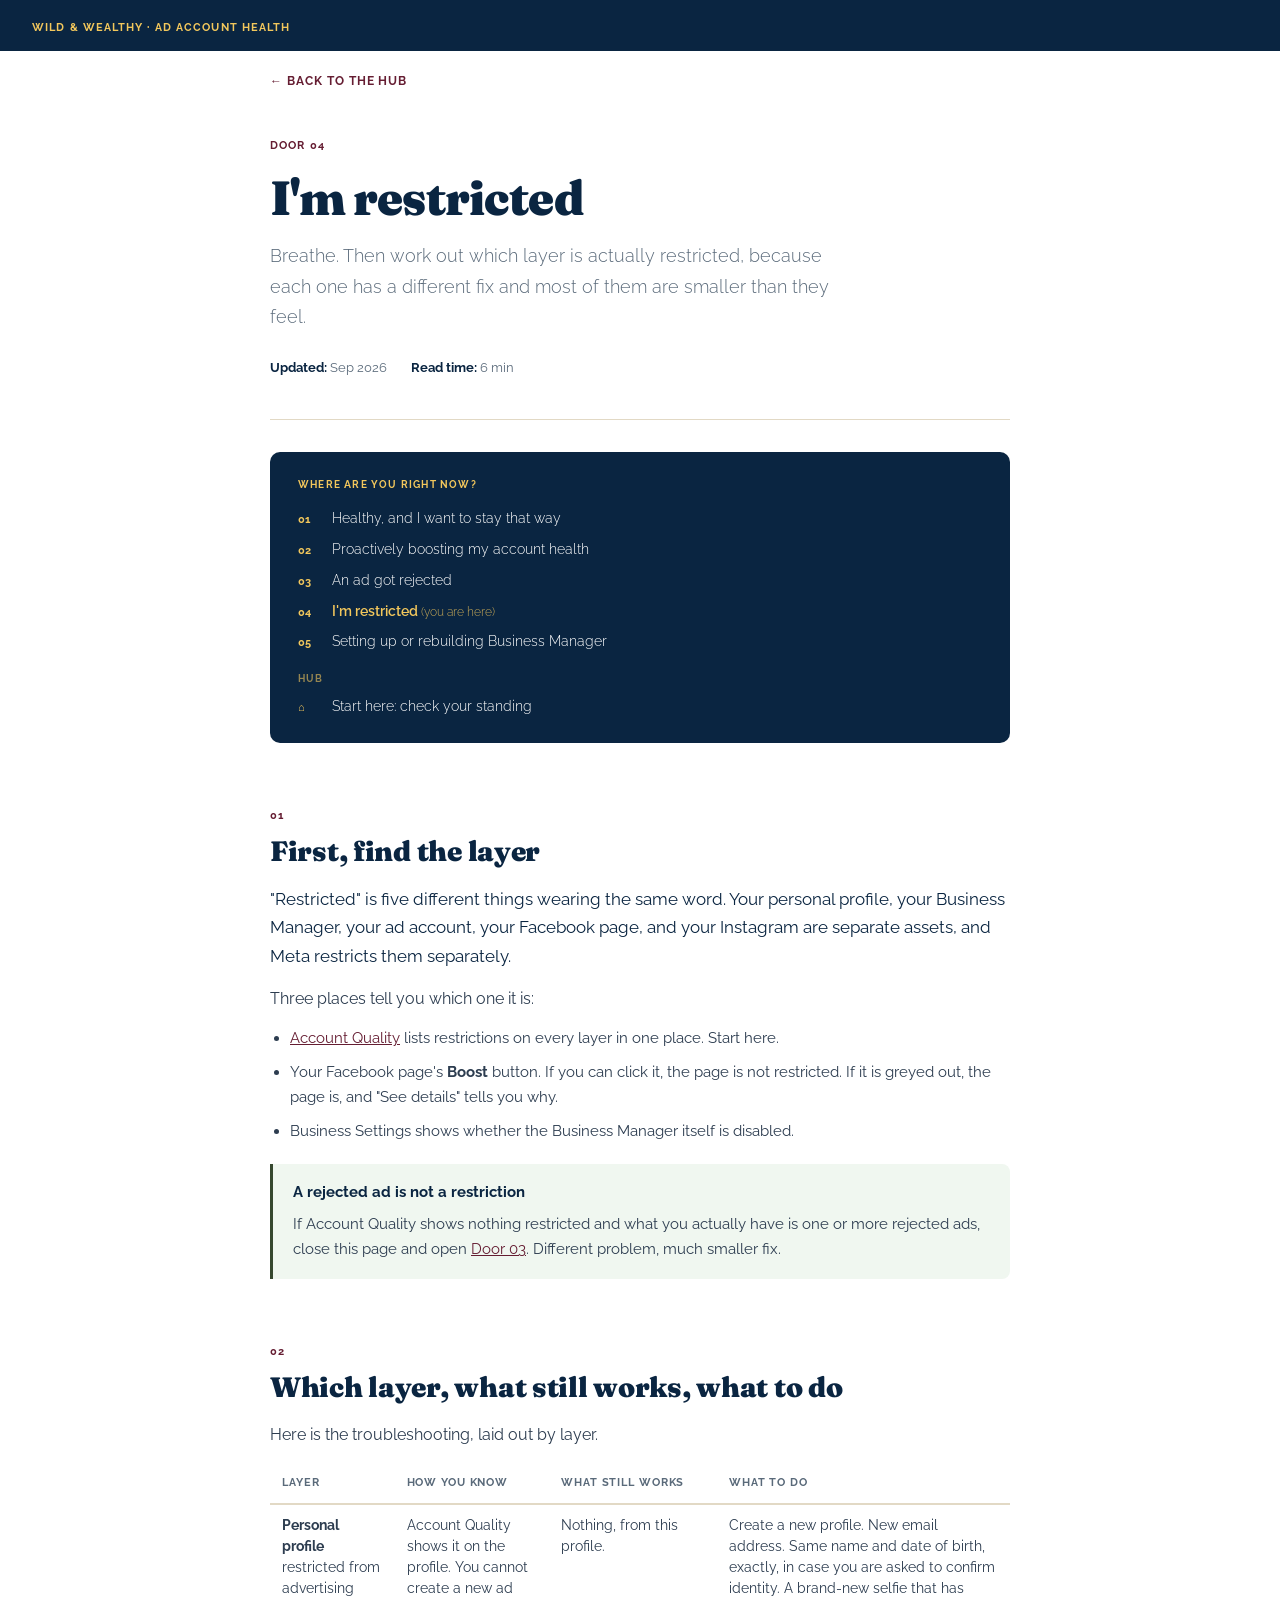
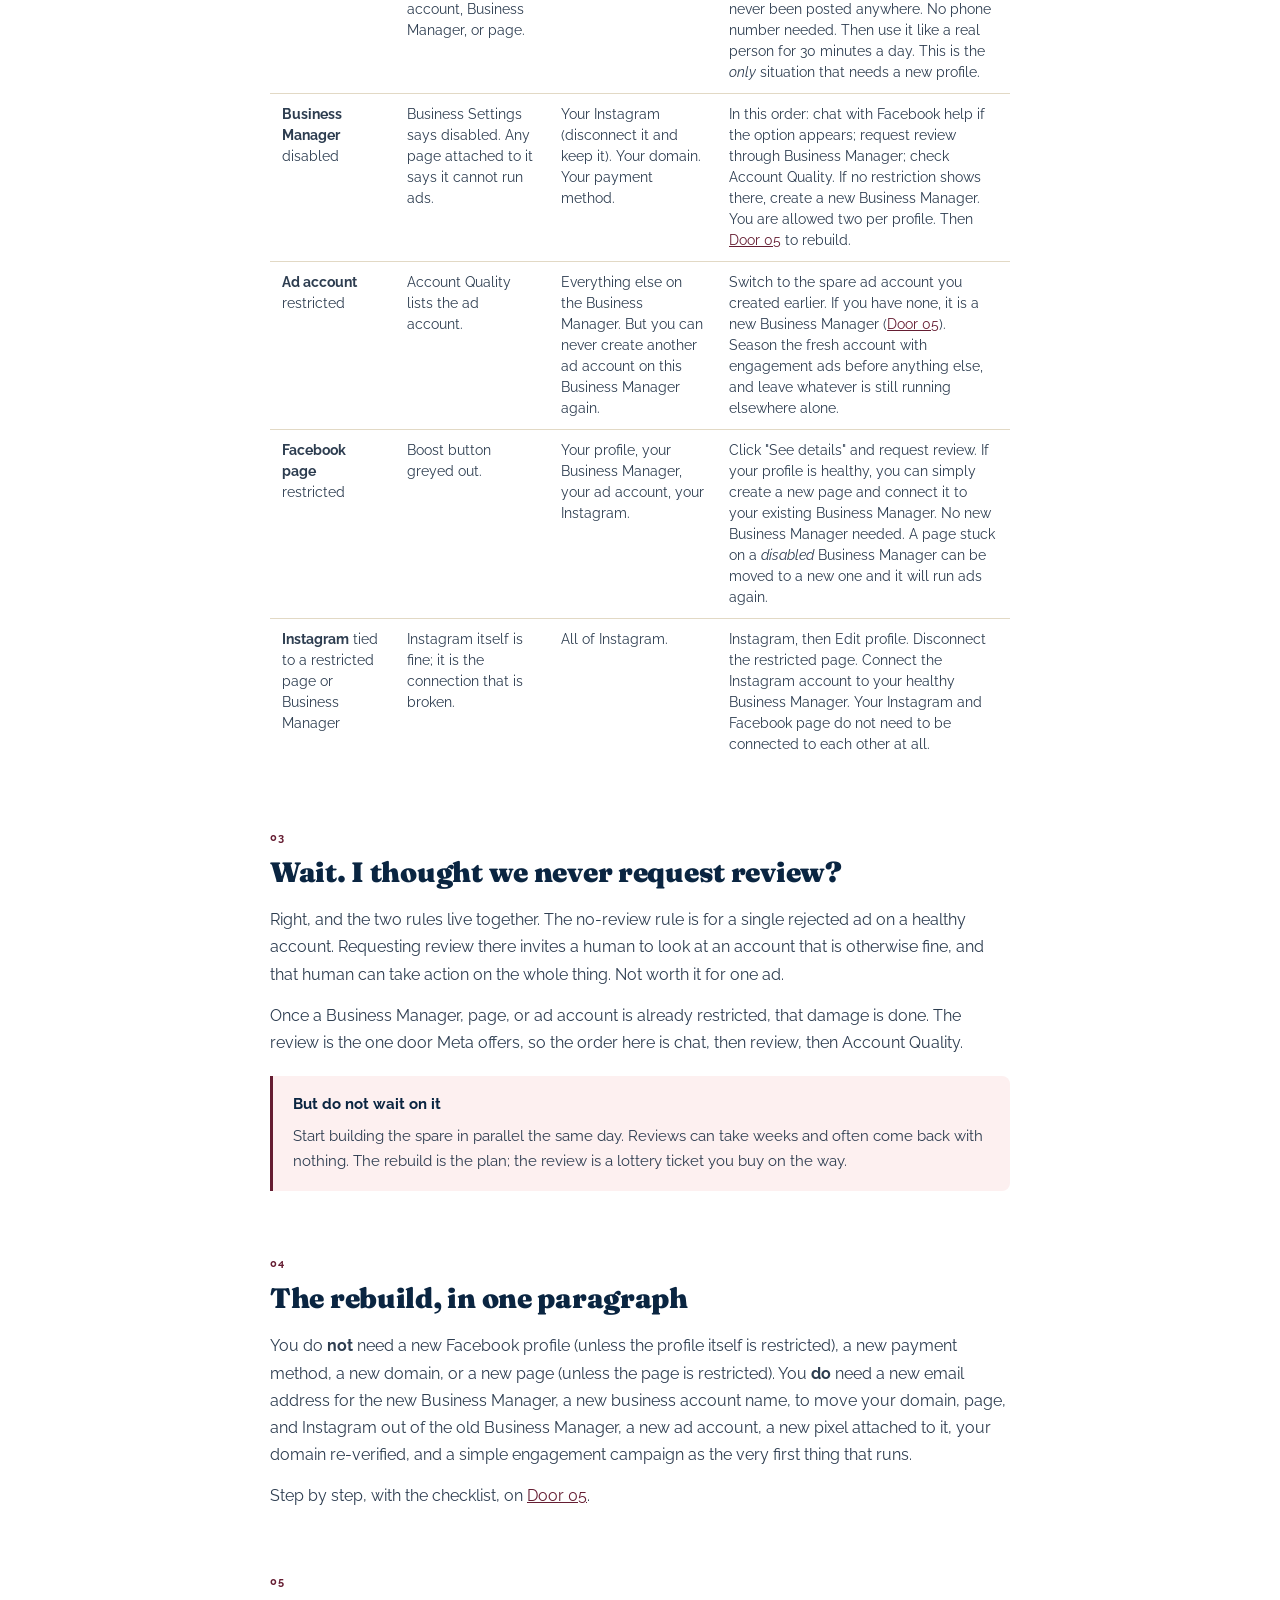
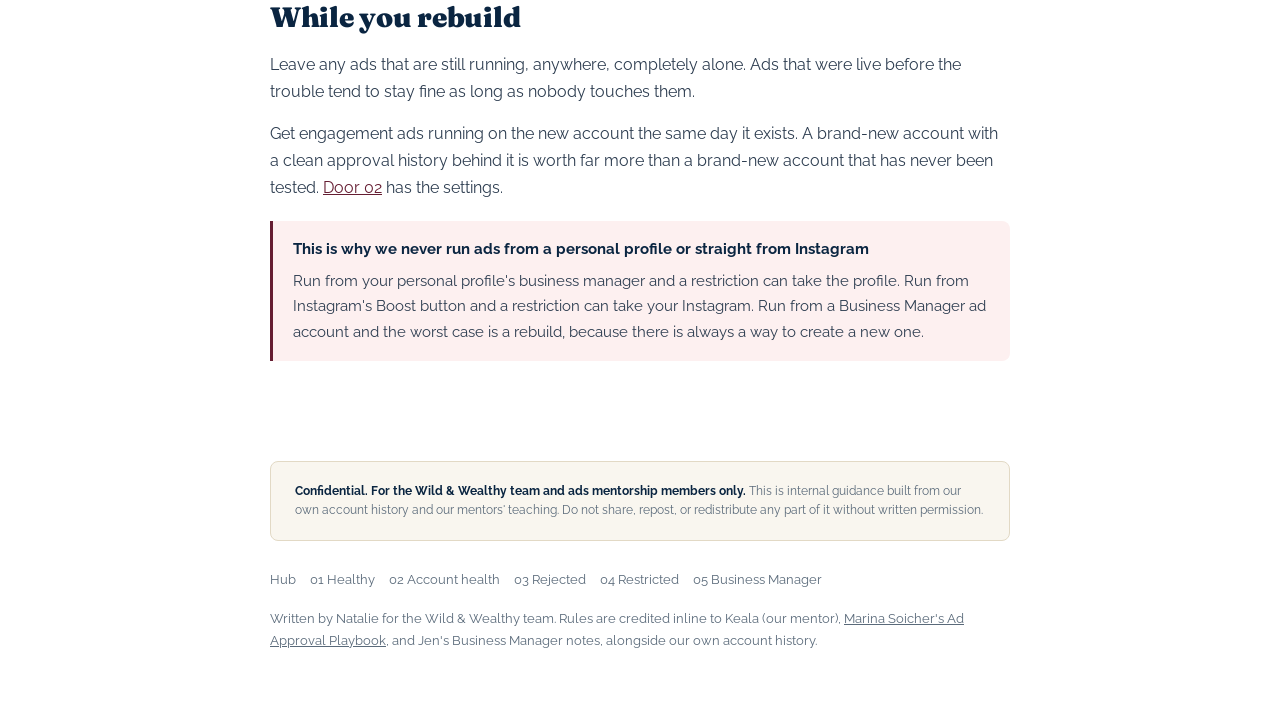
<file: restricted/index.html>
<!DOCTYPE html>
<html lang="en">
<head>
  <meta charset="UTF-8" />
  <meta name="viewport" content="width=device-width, initial-scale=1.0" />
  <title>Door 04: I'm restricted | Ad Account Health</title>
  <link href="https://fonts.googleapis.com/css2?family=Fraunces:wght@700;900&family=Raleway:wght@300;400;600;700&display=swap" rel="stylesheet" />
  <link rel="stylesheet" href="../style.css" />
</head>
<body>

<div class="top-bar"><span>Wild &amp; Wealthy &middot; Ad Account Health</span></div>
<div class="back-wrap"><a class="back-link" href="../">&larr; Back to the hub</a></div>

<header>
  <div class="eyebrow">Door 04</div>
  <h1>I'm restricted</h1>
  <p class="subtitle">Breathe. Then work out which layer is actually restricted, because each one has a different fix and most of them are smaller than they feel.</p>
  <div class="meta-row">
    <div class="meta-item"><strong>Updated:</strong> Sep 2026</div>
    <div class="meta-item"><strong>Read time:</strong> 6 min</div>
  </div>
</header>

<nav class="site-nav" aria-label="Site sections">
  <h2>Where are you right now?</h2>
  <ol>
    <li><span class="num">01</span><a href="../healthy/">Healthy, and I want to stay that way</a></li>
    <li><span class="num">02</span><a href="../engagement/">Proactively boosting my account health</a></li>
    <li><span class="num">03</span><a href="../rejected/">An ad got rejected</a></li>
    <li class="current"><span class="num">04</span><a href="./" aria-current="page">I'm restricted</a></li>
    <li><span class="num">05</span><a href="../business-manager/">Setting up or rebuilding Business Manager</a></li>
  </ol>
  <div class="bonus-label">Hub</div>
  <ol><li><span class="num">&#8962;</span><a href="../">Start here: check your standing</a></li></ol>
</nav>

<main>

  <section class="section" id="find-the-layer">
    <div class="section-label">01</div>
    <h2>First, find the layer</h2>
    <p class="lead">"Restricted" is five different things wearing the same word. Your personal profile, your Business Manager, your ad account, your Facebook page, and your Instagram are separate assets, and Meta restricts them separately.</p>
    <p>Three places tell you which one it is:</p>
    <ul class="bullets">
      <li><a href="https://www.facebook.com/accountquality" target="_blank" rel="noopener">Account Quality</a> lists restrictions on every layer in one place. Start here.</li>
      <li>Your Facebook page's <strong>Boost</strong> button. If you can click it, the page is not restricted. If it is greyed out, the page is, and "See details" tells you why.</li>
      <li>Business Settings shows whether the Business Manager itself is disabled.</li>
    </ul>
    <div class="callout tip">
      <strong>A rejected ad is not a restriction</strong>
      <p>If Account Quality shows nothing restricted and what you actually have is one or more rejected ads, close this page and open <a href="../rejected/">Door 03</a>. Different problem, much smaller fix.</p>
    </div>
  </section>

  <section class="section" id="layer-table">
    <div class="section-label">02</div>
    <h2>Which layer, what still works, what to do</h2>
    <p>Here is the troubleshooting, laid out by layer.</p>
    <div class="table-wrap">
    <table>
      <thead><tr><th>Layer</th><th>How you know</th><th>What still works</th><th>What to do</th></tr></thead>
      <tbody>
        <tr>
          <td><strong>Personal profile</strong> restricted from advertising</td>
          <td>Account Quality shows it on the profile. You cannot create a new ad account, Business Manager, or page.</td>
          <td>Nothing, from this profile.</td>
          <td>Create a new profile. New email address. Same name and date of birth, exactly, in case you are asked to confirm identity. A brand-new selfie that has never been posted anywhere. No phone number needed. Then use it like a real person for 30 minutes a day. This is the <em>only</em> situation that needs a new profile.</td>
        </tr>
        <tr>
          <td><strong>Business Manager</strong> disabled</td>
          <td>Business Settings says disabled. Any page attached to it says it cannot run ads.</td>
          <td>Your Instagram (disconnect it and keep it). Your domain. Your payment method.</td>
          <td>In this order: chat with Facebook help if the option appears; request review through Business Manager; check Account Quality. If no restriction shows there, create a new Business Manager. You are allowed two per profile. Then <a href="../business-manager/">Door 05</a> to rebuild.</td>
        </tr>
        <tr>
          <td><strong>Ad account</strong> restricted</td>
          <td>Account Quality lists the ad account.</td>
          <td>Everything else on the Business Manager. But you can never create another ad account on this Business Manager again.</td>
          <td>Switch to the spare ad account you created earlier. If you have none, it is a new Business Manager (<a href="../business-manager/">Door 05</a>). Season the fresh account with engagement ads before anything else, and leave whatever is still running elsewhere alone.</td>
        </tr>
        <tr>
          <td><strong>Facebook page</strong> restricted</td>
          <td>Boost button greyed out.</td>
          <td>Your profile, your Business Manager, your ad account, your Instagram.</td>
          <td>Click "See details" and request review. If your profile is healthy, you can simply create a new page and connect it to your existing Business Manager. No new Business Manager needed. A page stuck on a <em>disabled</em> Business Manager can be moved to a new one and it will run ads again.</td>
        </tr>
        <tr>
          <td><strong>Instagram</strong> tied to a restricted page or Business Manager</td>
          <td>Instagram itself is fine; it is the connection that is broken.</td>
          <td>All of Instagram.</td>
          <td>Instagram, then Edit profile. Disconnect the restricted page. Connect the Instagram account to your healthy Business Manager. Your Instagram and Facebook page do not need to be connected to each other at all.</td>
        </tr>
      </tbody>
    </table>
    </div>
  </section>

  <section class="section" id="review-question">
    <div class="section-label">03</div>
    <h2>Wait. I thought we never request review?</h2>
    <p>Right, and the two rules live together. The no-review rule is for a single rejected ad on a healthy account. Requesting review there invites a human to look at an account that is otherwise fine, and that human can take action on the whole thing. Not worth it for one ad.</p>
    <p>Once a Business Manager, page, or ad account is already restricted, that damage is done. The review is the one door Meta offers, so the order here is chat, then review, then Account Quality.</p>
    <div class="callout warning">
      <strong>But do not wait on it</strong>
      <p>Start building the spare in parallel the same day. Reviews can take weeks and often come back with nothing. The rebuild is the plan; the review is a lottery ticket you buy on the way.</p>
    </div>
  </section>

  <section class="section" id="rebuild">
    <div class="section-label">04</div>
    <h2>The rebuild, in one paragraph</h2>
    <p>You do <strong>not</strong> need a new Facebook profile (unless the profile itself is restricted), a new payment method, a new domain, or a new page (unless the page is restricted). You <strong>do</strong> need a new email address for the new Business Manager, a new business account name, to move your domain, page, and Instagram out of the old Business Manager, a new ad account, a new pixel attached to it, your domain re-verified, and a simple engagement campaign as the very first thing that runs.</p>
    <p>Step by step, with the checklist, on <a href="../business-manager/">Door 05</a>.</p>
  </section>

  <section class="section" id="while-you-rebuild">
    <div class="section-label">05</div>
    <h2>While you rebuild</h2>
    <p>Leave any ads that are still running, anywhere, completely alone. Ads that were live before the trouble tend to stay fine as long as nobody touches them.</p>
    <p>Get engagement ads running on the new account the same day it exists. A brand-new account with a clean approval history behind it is worth far more than a brand-new account that has never been tested. <a href="../engagement/">Door 02</a> has the settings.</p>
    <div class="callout warning">
      <strong>This is why we never run ads from a personal profile or straight from Instagram</strong>
      <p>Run from your personal profile's business manager and a restriction can take the profile. Run from Instagram's Boost button and a restriction can take your Instagram. Run from a Business Manager ad account and the worst case is a rebuild, because there is always a way to create a new one.</p>
    </div>
  </section>

</main>

<div class="disclaimer">
  <strong>Confidential. For the Wild &amp; Wealthy team and ads mentorship members only.</strong> This is internal guidance built from our own account history and our mentors' teaching. Do not share, repost, or redistribute any part of it without written permission.
</div>
<footer>
  <ul class="footer-nav">
    <li><a href="../">Hub</a></li>
    <li><a href="../healthy/">01 Healthy</a></li>
    <li><a href="../engagement/">02 Account health</a></li>
    <li><a href="../rejected/">03 Rejected</a></li>
    <li><a href="./">04 Restricted</a></li>
    <li><a href="../business-manager/">05 Business Manager</a></li>
  </ul>
  <p>Written by Natalie for the Wild &amp; Wealthy team. Rules are credited inline to Keala (our mentor), <a href="https://marinasoicher.github.io/ad-approval-playbook/" target="_blank" rel="noopener">Marina Soicher's Ad Approval Playbook</a>, and Jen's Business Manager notes, alongside our own account history.</p>
</footer>

</body>
</html>
</file>
<file: style.css>
/* Wild & Wealthy · Ad Account Health · shared stylesheet
   Based on the meta-setup-guide template (brand guide colors + fonts). */

*, *::before, *::after { box-sizing: border-box; margin: 0; padding: 0; }

:root {
  --burgundy: #651D32;
  --navy: #0A2541;
  --green: #36482F;
  --yellow: #F2C75C;
  --cream: #F5EED7;

  --text: #0A2541;
  --body: #2d3d50;
  --muted: #5a6a7a;
  --border: #e2d9c5;
  --bg-soft: #F5EED7;
  --bg-code: #eee8d5;
  --accent-light: #fdf5f7;
  --max-width: 740px;
}

html { scroll-behavior: smooth; }

body {
  font-family: 'Raleway', -apple-system, BlinkMacSystemFont, sans-serif;
  font-size: 16px;
  line-height: 1.7;
  color: var(--text);
  background: #fff;
  padding: 0 24px;
}

/* ── Top bar ── */
.top-bar { background: var(--navy); margin: 0 -24px; padding: 12px 32px; }
.top-bar span {
  font-size: 11px; font-weight: 700; letter-spacing: 0.1em;
  text-transform: uppercase; color: var(--yellow);
}

/* ── Back link (door pages) ── */
.back-link {
  display: inline-block;
  max-width: var(--max-width);
  margin: 20px auto 0;
  font-size: 12px; font-weight: 700; letter-spacing: 0.08em;
  text-transform: uppercase; color: var(--burgundy); text-decoration: none;
}
.back-wrap { max-width: var(--max-width); margin: 0 auto; }
.back-link:hover { text-decoration: underline; }

/* ── Header ── */
header {
  max-width: var(--max-width);
  margin: 0 auto;
  padding: 44px 0 40px;
  border-bottom: 1px solid var(--border);
}
.eyebrow {
  font-size: 11px; font-weight: 700; letter-spacing: 0.1em;
  text-transform: uppercase; color: var(--burgundy); margin-bottom: 14px;
}
header h1 {
  font-family: 'Fraunces', Georgia, serif;
  font-size: clamp(32px, 5vw, 48px);
  font-weight: 900; letter-spacing: -0.02em; line-height: 1.15;
  color: var(--navy); margin-bottom: 16px;
}
header .subtitle { font-size: 18px; font-weight: 300; color: var(--muted); max-width: 580px; }
.meta-row { display: flex; gap: 24px; margin-top: 24px; flex-wrap: wrap; }
.meta-item { font-size: 13px; color: var(--muted); }
.meta-item strong { color: var(--text); }

/* ── Site nav (door pages) ── */
nav.site-nav {
  max-width: var(--max-width);
  margin: 32px auto 0;
  background: var(--navy);
  border-radius: 10px;
  padding: 24px 28px;
}
nav.site-nav h2 {
  font-size: 10px; font-weight: 700; letter-spacing: 0.12em;
  text-transform: uppercase; color: var(--yellow); margin-bottom: 14px;
}
nav.site-nav ol { list-style: none; display: flex; flex-direction: column; gap: 7px; }
nav.site-nav ol li { display: flex; align-items: baseline; gap: 12px; }
nav.site-nav ol li .num { font-size: 11px; font-weight: 700; color: var(--yellow); min-width: 22px; }
nav.site-nav ol li a { font-size: 14px; font-weight: 300; color: #fff; text-decoration: none; }
nav.site-nav ol li a:hover { color: var(--yellow); }
nav.site-nav ol li.current a { color: var(--yellow); font-weight: 600; }
nav.site-nav ol li.current a::after { content: '  (you are here)'; font-weight: 300; font-size: 12px; opacity: 0.8; }
nav.site-nav .bonus-label {
  font-size: 10px; font-weight: 700; letter-spacing: 0.1em; text-transform: uppercase;
  color: rgba(242,199,92,0.6); margin-top: 16px; margin-bottom: 8px;
}

/* ── Main + sections ── */
main { max-width: var(--max-width); margin: 0 auto; padding-bottom: 80px; }
.section { margin-top: 64px; scroll-margin-top: 24px; }
.section-label {
  font-size: 11px; font-weight: 700; letter-spacing: 0.12em;
  text-transform: uppercase; color: var(--burgundy); margin-bottom: 8px;
}
.section h2 {
  font-family: 'Fraunces', Georgia, serif;
  font-size: 28px; font-weight: 900; letter-spacing: -0.01em; line-height: 1.25;
  color: var(--navy); margin-bottom: 16px;
}
.section h3 {
  font-family: 'Fraunces', Georgia, serif;
  font-size: 20px; font-weight: 700; color: var(--navy); margin: 32px 0 10px;
}
.section p { margin-bottom: 14px; color: var(--body); }
.section p.lead { font-size: 17px; color: var(--text); }
.source { font-size: 12px; color: var(--muted); font-weight: 600; letter-spacing: 0.02em; white-space: nowrap; }

.step-label {
  display: inline-block; font-size: 11px; font-weight: 700; letter-spacing: 0.08em;
  text-transform: uppercase; color: var(--green); margin-top: 32px; margin-bottom: 6px;
}

/* ── Lists ── */
.checklist { list-style: none; display: flex; flex-direction: column; gap: 10px; margin: 14px 0; }
.checklist li { display: flex; gap: 12px; align-items: flex-start; font-size: 15px; color: var(--body); }
.checklist li::before {
  content: ''; width: 18px; height: 18px; min-width: 18px;
  border: 2px solid var(--border); border-radius: 4px; margin-top: 3px;
}
ol.steps { padding-left: 20px; margin: 14px 0; display: flex; flex-direction: column; gap: 9px; font-size: 15px; color: var(--body); line-height: 1.6; }
ul.bullets { padding-left: 20px; margin: 14px 0; display: flex; flex-direction: column; gap: 8px; font-size: 15px; color: var(--body); }

/* ── Code ── */
code {
  font-family: 'SF Mono', 'Fira Code', Menlo, monospace; font-size: 13px;
  background: var(--bg-code); padding: 2px 6px; border-radius: 4px; color: var(--navy);
}

/* ── Callouts ── */
.callout {
  background: #fff8e6; border-left: 3px solid var(--yellow);
  border-radius: 0 8px 8px 0; padding: 16px 20px; margin: 20px 0;
  font-size: 15px; color: var(--body);
}
.callout.tip { background: #f0f7f0; border-left-color: var(--green); }
.callout.warning { background: #fdf0f0; border-left-color: var(--burgundy); }
.callout strong { display: block; margin-bottom: 6px; color: var(--navy); }
.callout p { margin-bottom: 8px; }
.callout p:last-child { margin-bottom: 0; }

/* ── Door cards (hub) ── */
.template-grid { display: grid; grid-template-columns: 1fr 1fr; gap: 16px; margin: 20px 0; }
.template-card {
  border: 2px solid var(--border); border-radius: 10px; padding: 24px;
  text-decoration: none; color: var(--text); transition: border-color 0.2s, transform 0.2s; display: block;
}
.template-card:hover { border-color: var(--burgundy); transform: translateY(-2px); text-decoration: none; }
.template-card .card-label {
  font-size: 11px; font-weight: 700; letter-spacing: 0.08em;
  text-transform: uppercase; color: var(--burgundy); margin-bottom: 8px;
}
.template-card .card-title { font-family: 'Fraunces', serif; font-size: 17px; font-weight: 700; color: var(--navy); margin-bottom: 6px; line-height: 1.3; }
.template-card .card-desc { font-size: 13px; color: var(--muted); line-height: 1.55; }
.template-card.wide { grid-column: 1 / -1; }

/* ── Step blocks ── */
.baseline-item { border: 1px solid var(--border); border-radius: 10px; padding: 26px 28px 22px; margin: 20px 0; }
.baseline-number { font-size: 11px; font-weight: 700; letter-spacing: 0.08em; text-transform: uppercase; color: var(--muted); margin-bottom: 6px; }
.baseline-title { font-family: 'Fraunces', serif; font-size: 18px; font-weight: 700; color: var(--navy); margin-bottom: 8px; }
.baseline-def { font-size: 15px; margin-bottom: 10px; color: var(--body); }
.baseline-note { font-size: 13px; color: var(--muted); font-style: italic; margin-top: 10px; }

/* ── Prop table ── */
.prop-table { width: 100%; border: 1px solid var(--border); border-radius: 8px; overflow: hidden; margin: 14px 0; font-size: 14px; }
.prop-table .row { display: grid; grid-template-columns: 180px 1fr; border-bottom: 1px solid var(--border); }
.prop-table .row:last-child { border-bottom: none; }
.prop-table .key { background: var(--bg-soft); padding: 12px 14px; font-weight: 600; font-size: 13px; color: var(--navy); border-right: 1px solid var(--border); }
.prop-table .val { padding: 12px 14px; color: var(--body); }

/* ── Tables ── */
.table-wrap { overflow-x: auto; margin: 16px 0; }
table { width: 100%; border-collapse: collapse; font-size: 14px; margin: 16px 0; }
.table-wrap table { margin: 0; min-width: 520px; }
th {
  text-align: left; font-size: 11px; font-weight: 700; text-transform: uppercase;
  letter-spacing: 0.08em; color: var(--muted); padding: 10px 12px; border-bottom: 2px solid var(--border);
}
td { padding: 10px 12px; border-bottom: 1px solid var(--border); vertical-align: top; line-height: 1.5; color: var(--body); }
tr:last-child td { border-bottom: none; }
tr:hover td { background: var(--bg-soft); }
table.two-col th:first-child { color: var(--green); }
table.two-col th:last-child { color: var(--burgundy); }
table.two-col td { width: 50%; }

/* ── Flagged words box ── */
.flag-box {
  border: 2px solid var(--burgundy); background: var(--accent-light);
  border-radius: 10px; padding: 24px 26px; margin: 20px 0; scroll-margin-top: 24px;
}
.flag-box .prop-table { background: #fff; }
.flag-box .prop-table .row { grid-template-columns: 200px 1fr; }
span.flag {
  font-family: 'SF Mono', 'Fira Code', Menlo, monospace; font-size: 13px;
  color: var(--burgundy); background: #fff; border: 1px solid #ead7dc;
  padding: 1px 6px; border-radius: 4px; white-space: nowrap;
}

/* ── Divider + links ── */
hr { border: none; border-top: 1px solid var(--border); margin: 48px 0; }
a { color: var(--burgundy); }
a:hover { text-decoration: underline; }

/* ── Disclaimer + footer ── */
.disclaimer {
  max-width: var(--max-width); margin: 0 auto; padding: 20px 24px;
  background: #f9f6ef; border: 1px solid var(--border); border-radius: 8px;
  font-size: 12px; color: var(--muted); line-height: 1.6;
}
.disclaimer strong { color: var(--text); }
footer {
  max-width: var(--max-width); margin: 0 auto; padding: 28px 0 64px;
  font-size: 13px; color: var(--muted);
}
footer a { color: var(--muted); }
.footer-nav { list-style: none; display: flex; flex-wrap: wrap; gap: 6px 14px; margin-bottom: 16px; padding: 0; }
.footer-nav li a { font-size: 13px; text-decoration: none; }
.footer-nav li a:hover { text-decoration: underline; color: var(--burgundy); }

@media (max-width: 600px) {
  header { padding: 36px 0 30px; }
  .section { margin-top: 48px; }
  .prop-table .row, .flag-box .prop-table .row { grid-template-columns: 1fr; }
  .prop-table .key { border-right: none; border-bottom: 1px solid var(--border); }
  .template-grid { grid-template-columns: 1fr; }
  .baseline-item { padding: 20px 18px 18px; }
  .flag-box { padding: 18px 16px; }
  nav.site-nav ol li.current a::after { content: ''; }
}
</file>
